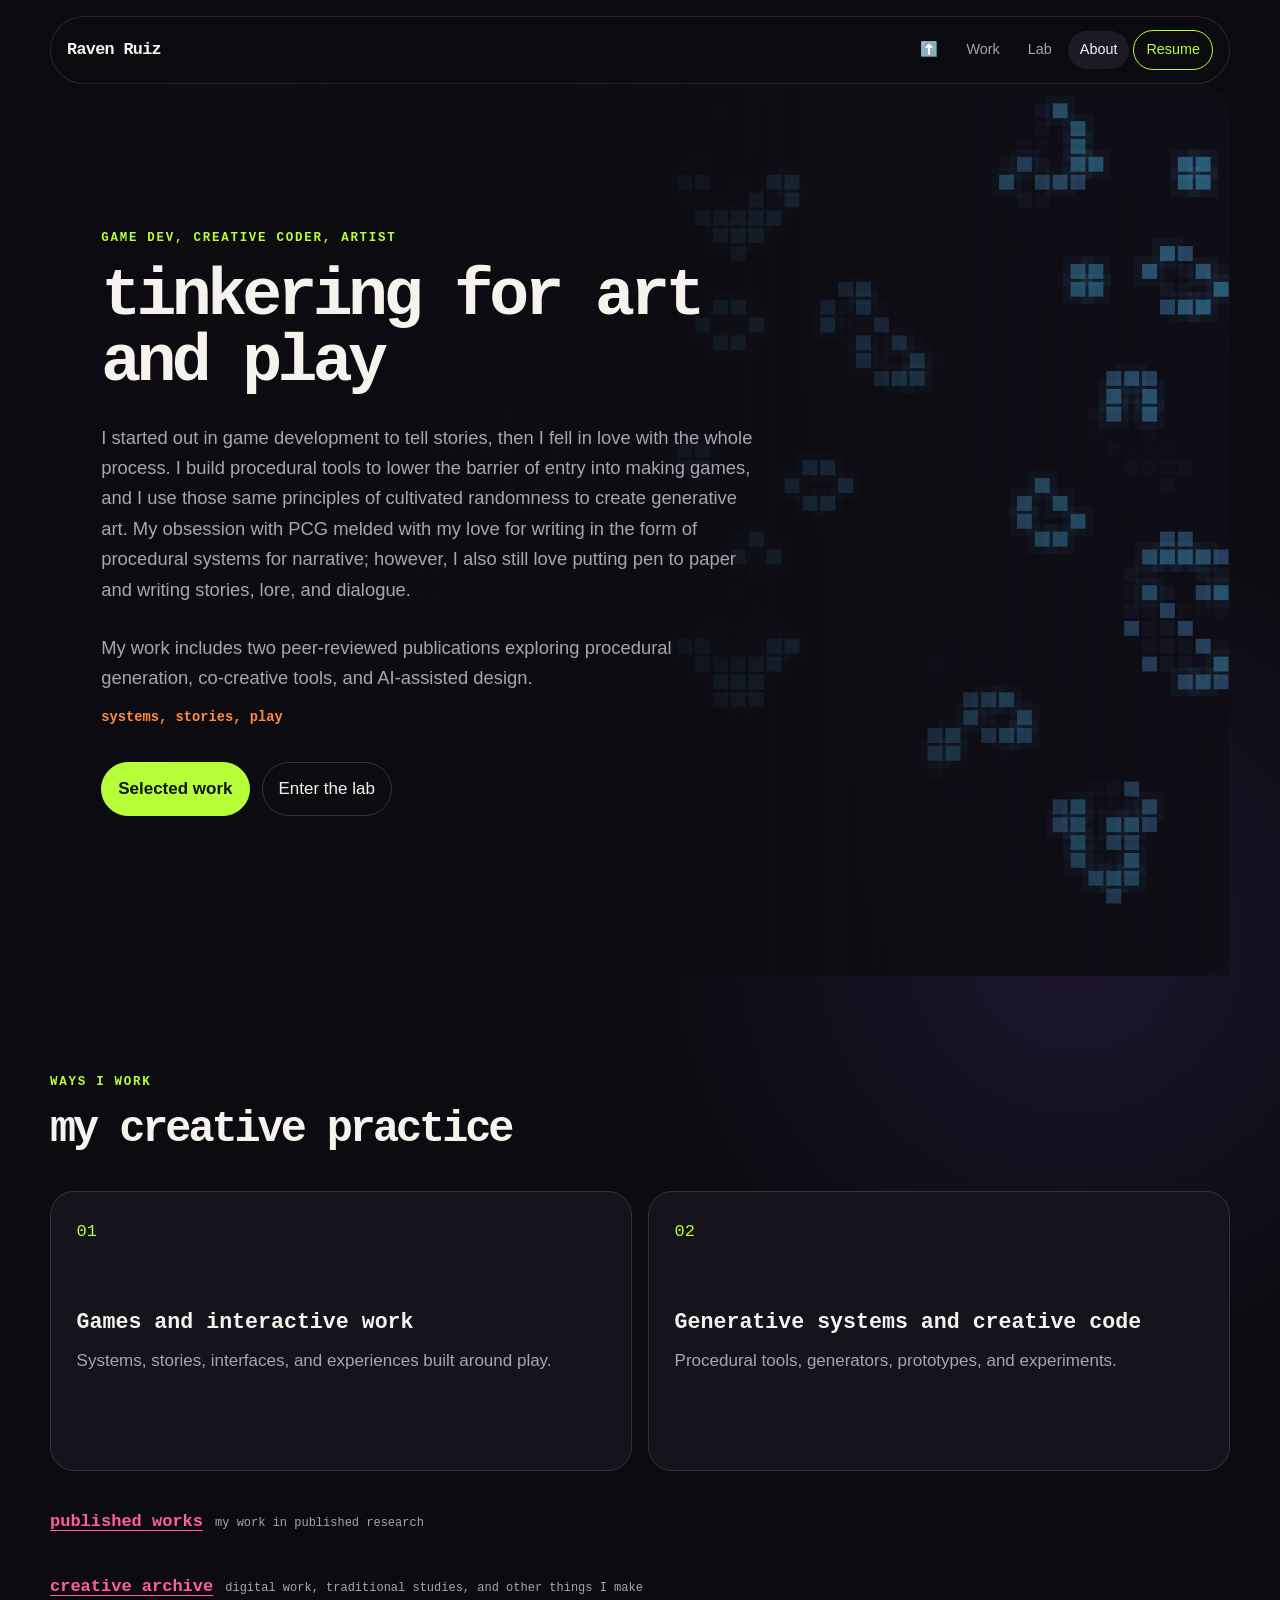
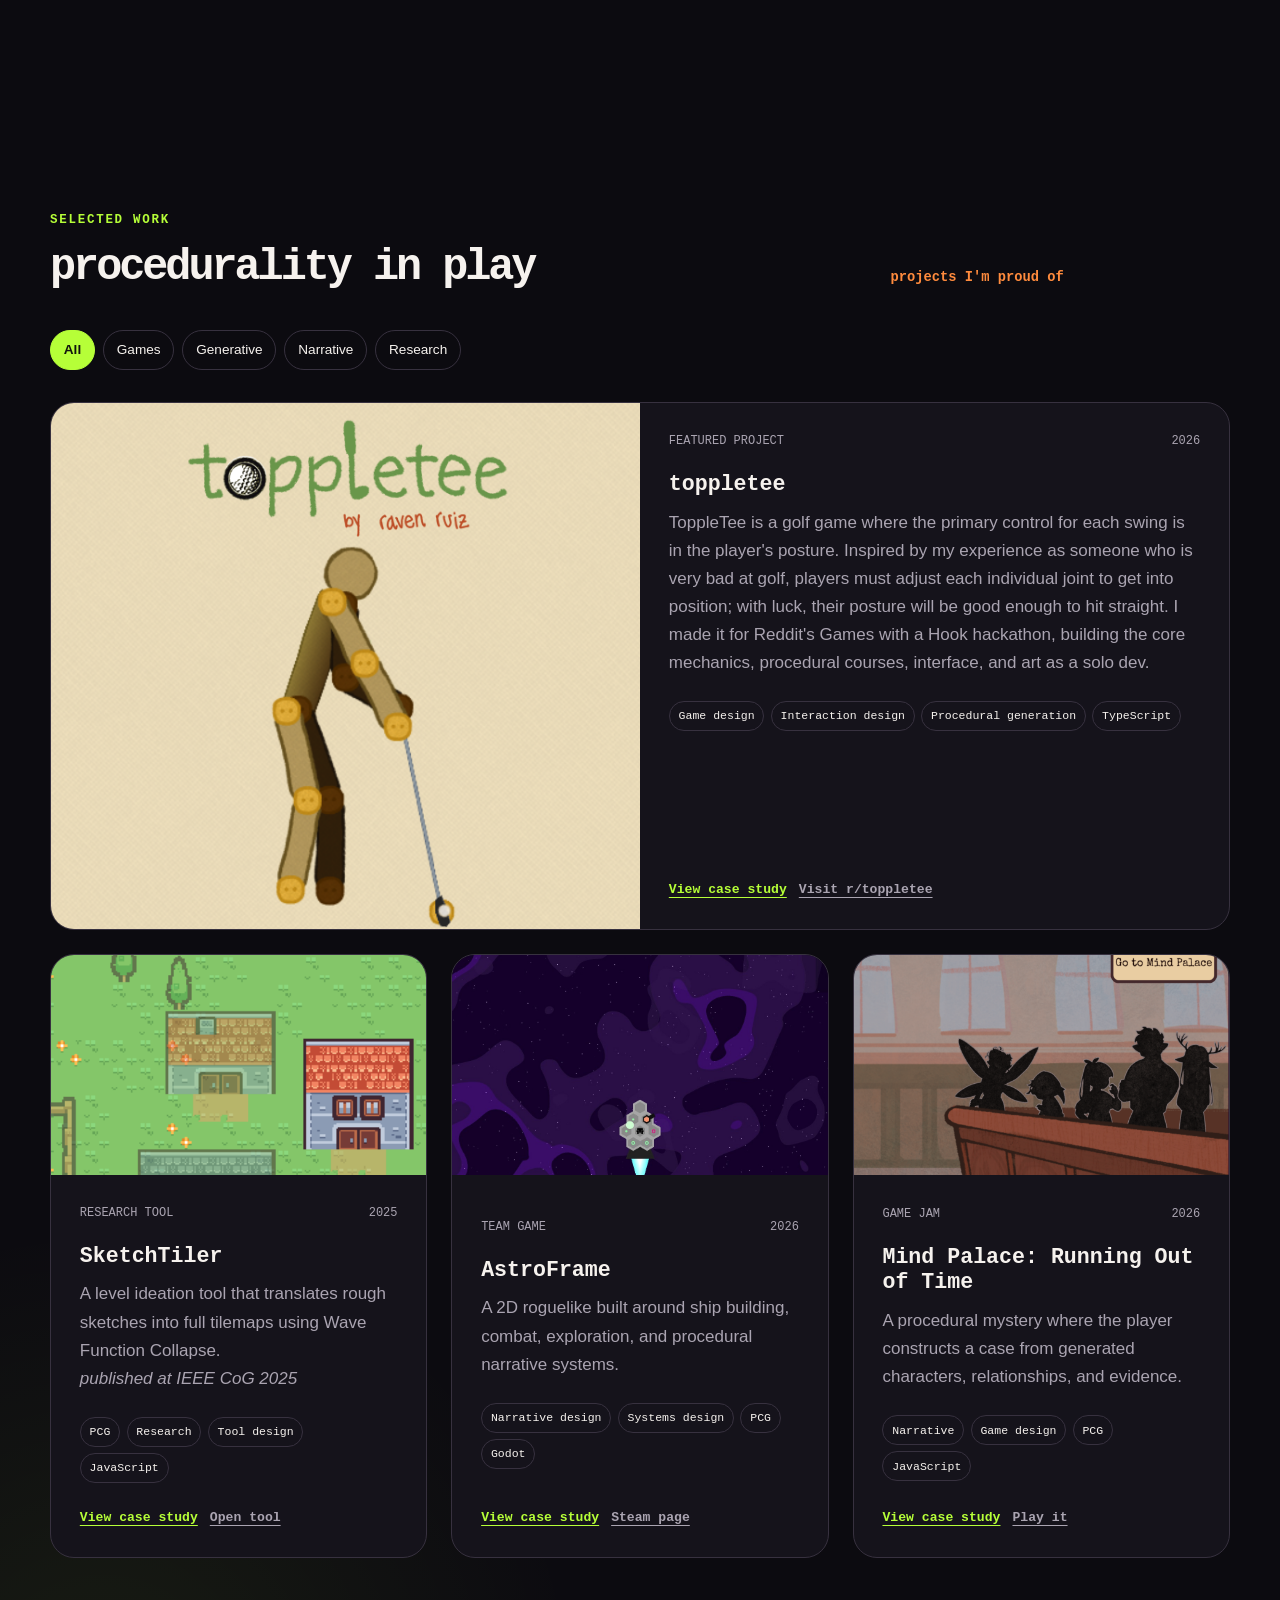
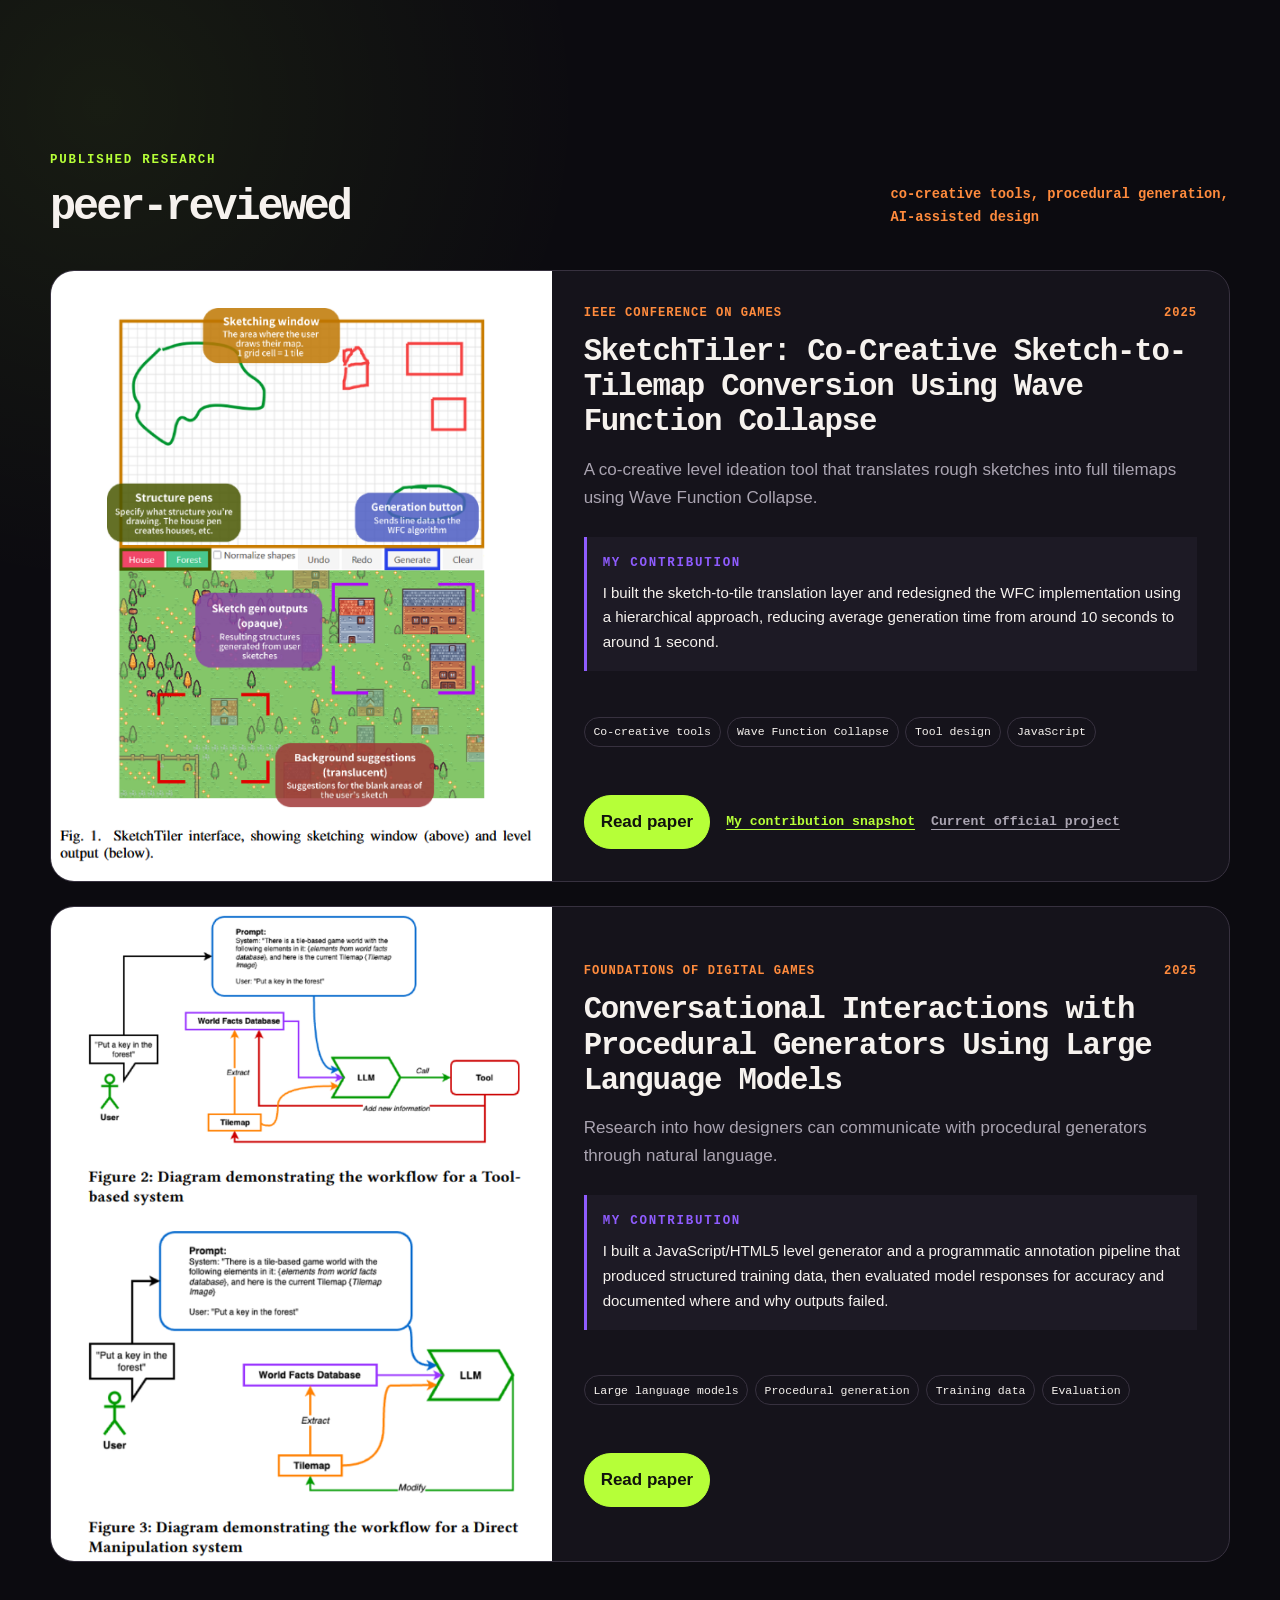
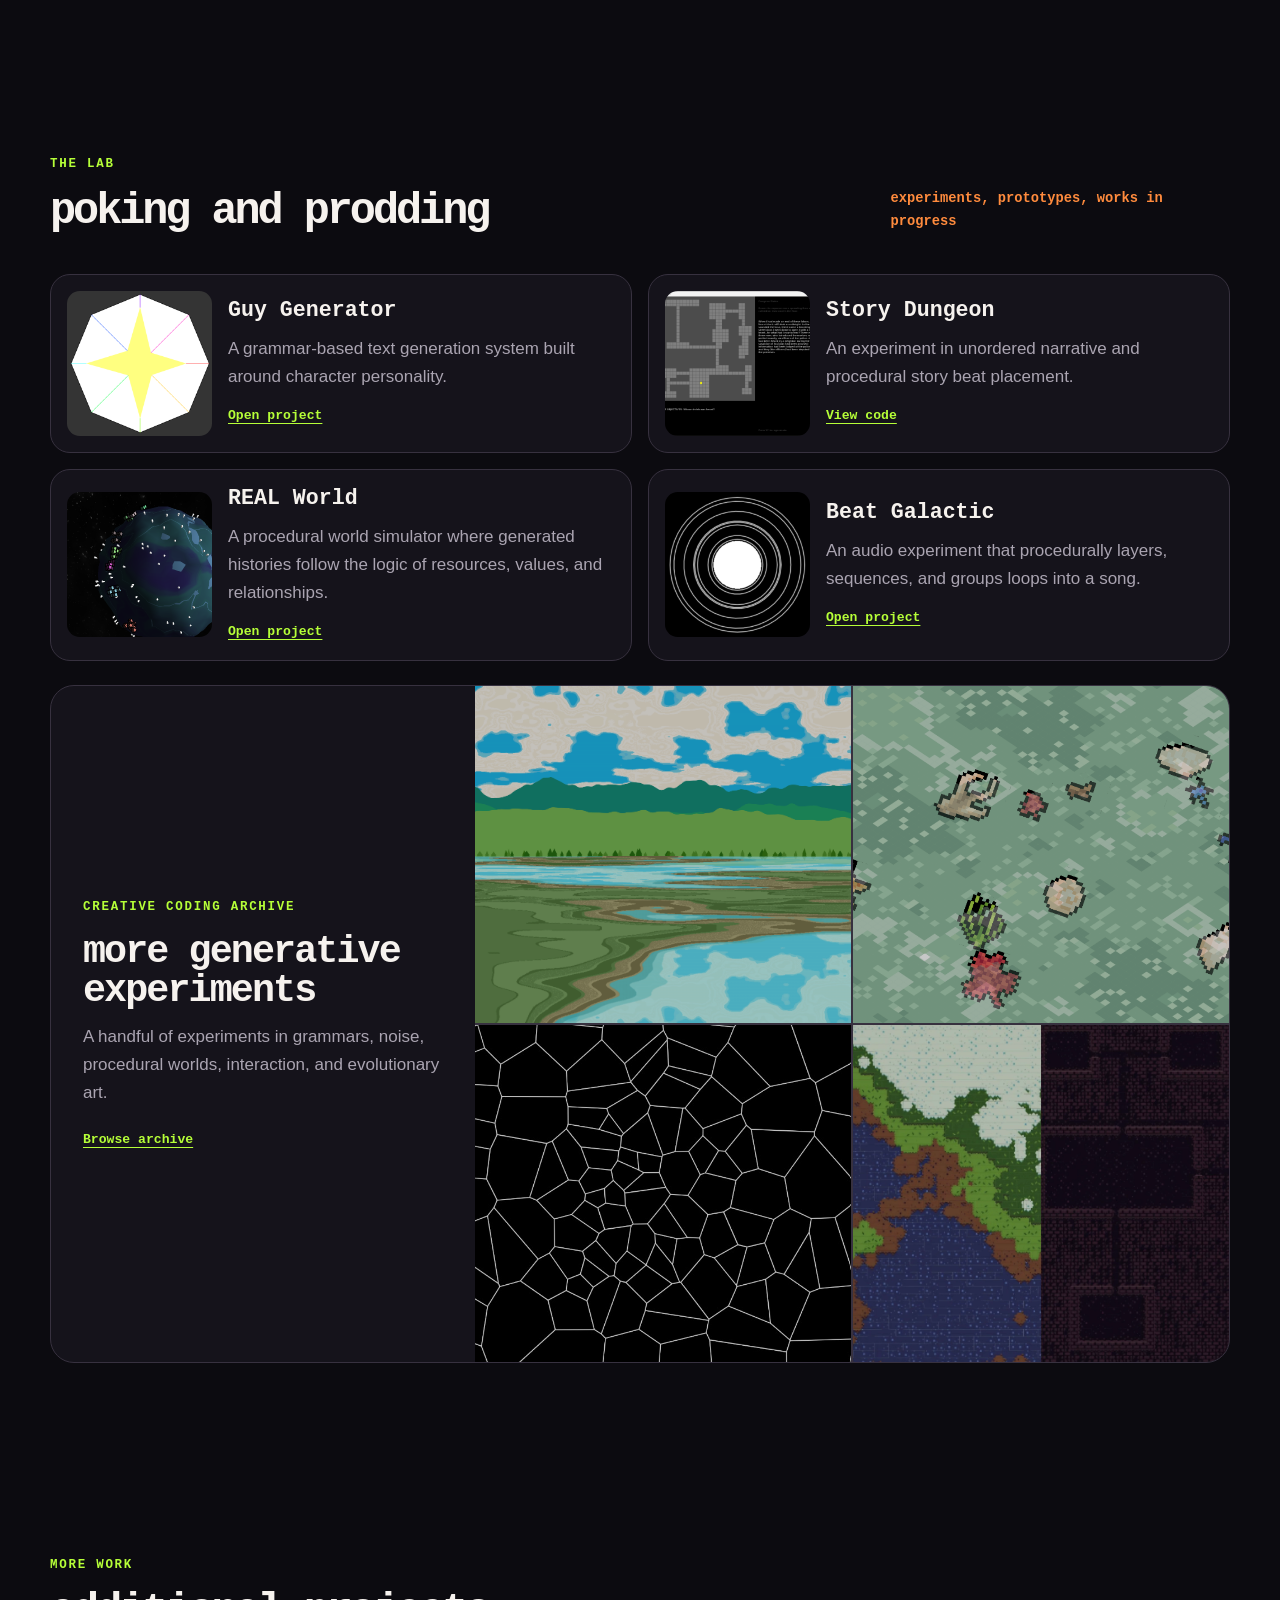
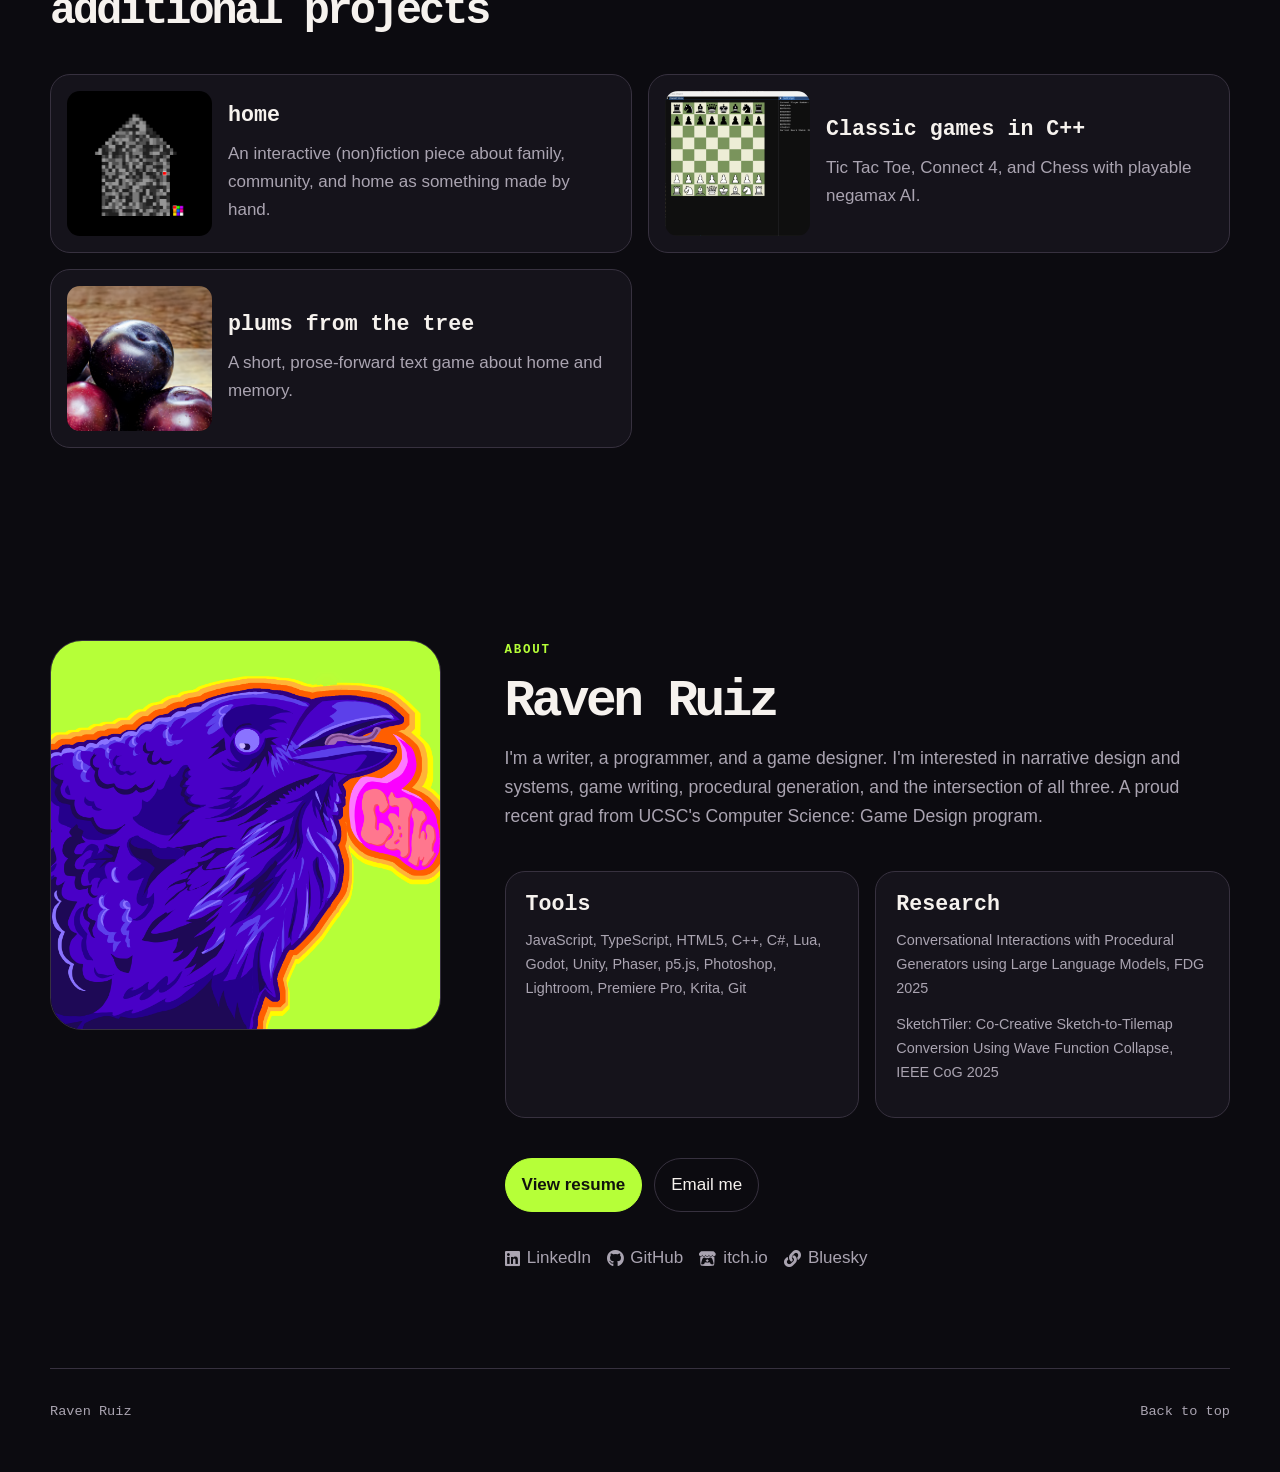
<file: index.html>
<!DOCTYPE HTML>
<html lang="en">
	<head>
		<title>Raven Ruiz | Games, Creative Code, and Digital Art</title>
		<meta charset="utf-8" />
		<meta name="viewport" content="width=device-width, initial-scale=1" />
		<meta name="description" content="Portfolio of Raven Ruiz, a game developer working across procedural generation, interactive storytelling, creative coding, and digital art." />
		<link rel="stylesheet" href="assets/css/fontawesome-all.min.css" />
		<link rel="stylesheet" href="assets/css/portfolio.css" />
	</head>
	<body>
		<header class="site-header">
			<a class="site-name" href="#top">Raven Ruiz</a>
			<button class="menu-button" type="button" aria-expanded="false" aria-controls="site-nav">
				<span>Menu</span>
			</button>
			<nav id="site-nav" aria-label="Primary navigation">
				<a href="#top">⬆️</a>
				<a href="#work">Work</a>
				<a href="#lab">Lab</a>
				<a href="#about">About</a>
				<a class="resume-link" href="resume.pdf" target="_blank" rel="noreferrer">Resume</a>
			</nav>
		</header>

		<main id="top">
			<section class="hero section">
				<div class="hero-copy">
					<p class="eyebrow">game dev, creative coder, artist</p>
					<h1>tinkering for art and play</h1>
					<p class="hero-intro">I started out in game development to tell stories, then I fell in love with the whole process. I build procedural tools to lower the barrier of entry into making games, and I use those same principles of cultivated randomness to create generative art. My obsession with PCG melded with my love for writing in the form of procedural systems for narrative; however, I also still love putting pen to paper and writing stories, lore, and dialogue.</p>
					<p class="hero-intro">My work includes two peer-reviewed publications exploring procedural generation, co-creative tools, and AI-assisted design.</p>
					<p class="placeholder-copy">systems, stories, play</p>
					<div class="hero-actions">
						<a class="button primary" href="#work">Selected work</a>
						<a class="button" href="#lab">Enter the lab</a>
					</div>
				</div>
				<div class="hero-visual" aria-hidden="true">
					<canvas id="hero-interaction"></canvas>
				</div>
			</section>

			<section class="section practice-section" aria-labelledby="practice-title">
				<div class="section-heading">
					<div>
						<p class="eyebrow">Ways I work</p>
						<h2 id="practice-title">my creative practice</h2>
					</div>
				</div>
				<div class="practice-grid">
					<a class="practice-card" href="#work">
						<span class="practice-number">01</span>
						<h3>Games and interactive work</h3>
						<p>Systems, stories, interfaces, and experiences built around play.</p>
					</a>
					<a class="practice-card" href="#lab">
						<span class="practice-number">02</span>
						<h3>Generative systems and creative code</h3>
						<p>Procedural tools, generators, prototypes, and experiments.</p>
					</a>
				</div>
				<p><a class="practice-secondary-link" href="#research">
					<span>published works</span>
					<small>my work in published research</small>
				</a></p>
				<p><a class="practice-secondary-link" href="archive.html">
					<span>creative archive</span>
					<small>digital work, traditional studies, and other things I make</small>
				</a></p>	
			</section>

			<section id="work" class="section work-section">
				<div class="section-heading">
					<div>
						<p class="eyebrow">Selected work</p>
						<h2>procedurality in play</h2>
					</div>
					<p class="section-note">projects I'm proud of</p>
				</div>

				<div class="filters" role="group" aria-label="Filter projects">
					<button type="button" class="filter-button active" data-filter="all">All</button>
					<button type="button" class="filter-button" data-filter="games">Games</button>
					<button type="button" class="filter-button" data-filter="generative">Generative</button>
					<button type="button" class="filter-button" data-filter="narrative">Narrative</button>
					<button type="button" class="filter-button" data-filter="research">Research</button>
				</div>

				<div class="featured-grid">
					<article class="project-card featured-project" data-categories="games generative design">
						<img class="project-media" src="images/topple.png" alt="toppletee golfer in position" />
						<div class="project-copy">
							<div class="project-meta">
								<span>Featured project</span>
								<span>2026</span>
							</div>
							<h3>toppletee</h3>
							<p>ToppleTee is a golf game where the primary control for each swing is in the player's posture. Inspired by my experience as someone who is very bad at golf, players must adjust each individual joint to get into position; with luck, their posture will be good enough to hit straight. I made it for Reddit's Games with a Hook hackathon, building the core mechanics, procedural courses, interface, and art as a solo dev.</p>
							<ul class="tag-list" aria-label="toppletee tags">
								<li>Game design</li>
								<li>Interaction design</li>
								<li>Procedural generation</li>
								<li>TypeScript</li>
							</ul>
							<div class="card-actions">
								<button class="text-button" type="button" data-dialog="toppletee-dialog">View case study</button>
								<a class="text-link muted" href="https://www.reddit.com/r/toppletee" target="_blank" rel="noopener noreferrer">Visit r/toppletee</a>
							</div>
						</div>
					</article>

					<article class="project-card" data-categories="generative research design">
						<img class="project-media" src="images/sketch.png" alt="SketchTiler interface translating a sketch into a tilemap" />
						<div class="project-copy">
							<div class="project-meta">
								<span>Research tool</span>
								<span>2025</span>
							</div>
							<h3>SketchTiler</h3>
							<p>A level ideation tool that translates rough sketches into full tilemaps using Wave Function Collapse.</p>
							<p><i>published at IEEE CoG 2025</i></p>
							<ul class="tag-list" aria-label="SketchTiler tags">
								<li>PCG</li>
								<li>Research</li>
								<li>Tool design</li>
								<li>JavaScript</li>
							</ul>
							<div class="card-actions">
								<button class="text-button" type="button" data-dialog="sketchtiler-dialog">View case study</button>
								<a class="text-link muted" href="https://corvuscorae.github.io/SketchTilerWFC/" target="_blank" rel="noreferrer">Open tool</a>
							</div>
						</div>
					</article>

					<article class="project-card" data-categories="games narrative generative design">
						<img class="project-media" src="images/astroframe.jpg" alt="AstroFrame game artwork" />
						<div class="project-copy">
							<div class="project-meta">
								<span>Team game</span>
								<span>2026</span>
							</div>
							<h3>AstroFrame</h3>
							<p>A 2D roguelike built around ship building, combat, exploration, and procedural narrative systems.</p>
							<ul class="tag-list" aria-label="AstroFrame tags">
								<li>Narrative design</li>
								<li>Systems design</li>
								<li>PCG</li>
								<li>Godot</li>
							</ul>
							<div class="card-actions">
								<button class="text-button" type="button" data-dialog="astroframe-dialog">View case study</button>
								<a class="text-link muted" href="https://store.steampowered.com/app/4420390/AstroFrame/" target="_blank" rel="noreferrer">Steam page</a>
							</div>
						</div>
					</article>

					<article class="project-card" data-categories="games narrative generative design">
						<img class="project-media" src="images/mproot.png" alt="Mind Palace game interface" />
						<div class="project-copy">
							<div class="project-meta">
								<span>Game jam</span>
								<span>2026</span>
							</div>
							<h3>Mind Palace: Running Out of Time</h3>
							<p>A procedural mystery where the player constructs a case from generated characters, relationships, and evidence.</p>
							<ul class="tag-list" aria-label="Mind Palace tags">
								<li>Narrative</li>
								<li>Game design</li>
								<li>PCG</li>
								<li>JavaScript</li>
							</ul>
							<div class="card-actions">
								<button class="text-button" type="button" data-dialog="mind-palace-dialog">View case study</button>
								<a class="text-link muted" href="https://corvuscorae.itch.io/mind-palace-running-out-of-time" target="_blank" rel="noreferrer">Play it</a>
							</div>
						</div>
					</article>
				</div>
			</section>

			<section id="research" class="section research-section">
				<div class="section-heading">
					<div>
						<p class="eyebrow">published research</p>
						<h2>peer-reviewed</h2>
					</div>
					<p class="section-note">co-creative tools, procedural generation, AI-assisted design</p>
				</div>

				<div class="research-grid">
					<article class="research-card">
						<div class="research-media-wrap">
							<img class="research-media" src="images/st_pub.png" />
						</div>
						<div class="research-copy">
							<div class="research-meta">
								<span>IEEE Conference on Games</span>
								<span>2025</span>
							</div>
							<h3>SketchTiler: Co-Creative Sketch-to-Tilemap Conversion Using Wave Function Collapse</h3>
							<p>A co-creative level ideation tool that translates rough sketches into full tilemaps using Wave Function Collapse.</p>
							<div class="research-contribution">
								<p class="eyebrow">my contribution</p>
								<p>I built the sketch-to-tile translation layer and redesigned the WFC implementation using a hierarchical approach, reducing average generation time from around 10 seconds to around 1 second.</p>
							</div>
							<ul class="tag-list" aria-label="SketchTiler research tags">
								<li>Co-creative tools</li>
								<li>Wave Function Collapse</li>
								<li>Tool design</li>
								<li>JavaScript</li>
							</ul>
							<div class="research-actions">
								<a class="button primary" href="https://ieeexplore.ieee.org/document/11114168" target="_blank" rel="noreferrer">Read paper</a>
								<a class="text-link" href="https://corvuscorae.github.io/SketchTilerWFC/" target="_blank" rel="noreferrer">My contribution snapshot</a>
								<a class="text-link muted" href="https://github.com/Ericcccccai/SketchTiler" target="_blank" rel="noreferrer">Current official project</a>
							</div>
						</div>
					</article>

					<article class="research-card">
						<div class="research-media-wrap">
							<img class="research-media" src="images/convos.png" />
						</div>
						<div class="research-copy">
							<div class="research-meta">
								<span>Foundations of Digital Games</span>
								<span>2025</span>
							</div>
							<h3>Conversational Interactions with Procedural Generators Using Large Language Models</h3>
							<p>Research into how designers can communicate with procedural generators through natural language.</p>
							<div class="research-contribution">
								<p class="eyebrow">my contribution</p>
								<p>I built a JavaScript/HTML5 level generator and a programmatic annotation pipeline that produced structured training data, then evaluated model responses for accuracy and documented where and why outputs failed.</p>
							</div>
							<ul class="tag-list" aria-label="Conversational procedural generation research tags">
								<li>Large language models</li>
								<li>Procedural generation</li>
								<li>Training data</li>
								<li>Evaluation</li>
							</ul>
							<div class="research-actions">
								<a class="button primary" href="https://doi.org/10.1145/3723498.3723788" target="_blank" rel="noreferrer">Read paper</a>
							</div>
						</div>
					</article>
				</div>
			</section>

			<section id="lab" class="section lab-section">
				<div class="section-heading">
					<div>
						<p class="eyebrow">The lab</p>
						<h2>poking and prodding</h2>
					</div>
					<p class="section-note">experiments, prototypes, works in progress</p>
				</div>

				<div class="experiment-grid">
					<article class="experiment-card">
						<img src="images/guy_gen.png" alt="Guy Generator interface" />
						<div>
							<h3>Guy Generator</h3>
							<p>A grammar-based text generation system built around character personality.</p>
							<a class="text-link" href="https://corvuscorae.github.io/guy_generator/" target="_blank" rel="noreferrer">Open project</a>
						</div>
					</article>
					<article class="experiment-card">
						<img src="images/dungeon.png" alt="Story Dungeon prototype" />
						<div>
							<h3>Story Dungeon</h3>
							<p>An experiment in unordered narrative and procedural story beat placement.</p>
							<a class="text-link" href="https://github.com/corvuscorae/story-dungeon" target="_blank" rel="noreferrer">View code</a>
						</div>
					</article>
					<article class="experiment-card">
						<img src="images/real.png" alt="REAL World procedural world simulator" />
						<div>
							<h3>REAL World</h3>
							<p>A procedural world simulator where generated histories follow the logic of resources, values, and relationships.</p>
							<a class="text-link" href="https://llwatkin.github.io/final-project/" target="_blank" rel="noreferrer">Open project</a>
						</div>
					</article>
					<article class="experiment-card">
						<img src="images/beats.png" alt="Beat Galactic procedural audio project" />
						<div>
							<h3>Beat Galactic</h3>
							<p>An audio experiment that procedurally layers, sequences, and groups loops into a song.</p>
							<a class="text-link" href="https://corvuscorae.itch.io/beat-galactic" target="_blank" rel="noreferrer">Open project</a>
						</div>
					</article>
				</div>
				<a class="creative-code-archive-preview" href="creative-code.html">
					<div class="creative-code-archive-preview-copy">
						<p class="eyebrow">creative coding archive</p>
						<h3>more generative experiments</h3>
						<p>A handful of experiments in grammars, noise, procedural worlds, interaction, and evolutionary art.</p>
						<span class="text-link">Browse archive</span>
					</div>
					<div class="creative-code-archive-preview-images" aria-hidden="true">
						<img src="images/creative-code-wetlands.png" alt="" />
						<img src="images/creative-code-ocean.png" alt="" />
						<img src="images/creative-code-web.jpg" alt="" />
						<img src="images/creative-code-dungeon.jpg" alt="" />
					</div>
				</a>
			</section>


			<section class="section archive-section">
				<div class="section-heading">
					<div>
						<p class="eyebrow">More work</p>
						<h2>additional projects</h2>
					</div>
				</div>
				<div class="archive-grid">
					<a class="archive-card" href="https://corvuscorae.itch.io/home" target="_blank" rel="noreferrer">
						<img src="images/home.png" alt="home game tile art" />
						<div><h3>home</h3><p>An interactive (non)fiction piece about family, community, and home as something made by hand.</p></div>
					</a>
					<a class="archive-card" href="https://github.com/corvuscorae/chess-123" target="_blank" rel="noreferrer">
						<img src="images/chess.png" alt="Chess game built in C++" />
						<div><h3>Classic games in C++</h3><p>Tic Tac Toe, Connect 4, and Chess with playable negamax AI.</p></div>
					</a>
					<a class="archive-card" href="https://corvuscorae.itch.io/plums" target="_blank" rel="noreferrer">
						<img src="images/plums.png" alt="plums from the tree text game" />
						<div><h3>plums from the tree</h3><p>A short, prose-forward text game about home and memory.</p></div>
					</a>
				</div>
			</section>

			<section id="about" class="section about-section">
				<div class="about-image-wrap">
					<img src="images/raven_B.png" alt="Portrait of Raven Ruiz" />
				</div>
				<div class="about-copy">
					<p class="eyebrow">About</p>
					<h2>Raven Ruiz</h2>
					<p>I'm a writer, a programmer, and a game designer. I'm interested in narrative design and systems, game writing, procedural generation, and the intersection of all three. A proud recent grad from UCSC's Computer Science: Game Design program.</p>
					<!-- <p class="placeholder-copy">[ABOUT ME SECTION: ADD PERSONAL CONTEXT, YOUR CREATIVE INTERESTS, AND WHAT YOU ARE LOOKING FOR NEXT]</p> -->
					<div class="about-details">
						<div>
							<h3>Tools</h3>
							<p>JavaScript, TypeScript, HTML5, C++, C#, Lua, Godot, Unity, Phaser, p5.js, Photoshop, Lightroom, Premiere Pro, Krita, Git</p>
						</div>
						<div>
							<h3>Research</h3>
							<p>Conversational Interactions with Procedural Generators using Large Language Models, FDG 2025</p>
							<p>SketchTiler: Co-Creative Sketch-to-Tilemap Conversion Using Wave Function Collapse, IEEE CoG 2025</p>
						</div>
					</div>
					<div class="about-actions">
						<a class="button primary" href="resume.pdf" target="_blank" rel="noreferrer">View resume</a>
						<a class="button" href="mailto:ravencruzruiz@gmail.com">Email me</a>
					</div>
					<ul class="social-links" aria-label="Social links">
						<li><a href="https://www.linkedin.com/in/ravenlcruz/" target="_blank" rel="noreferrer"><span class="fab fa-linkedin" aria-hidden="true"></span><span>LinkedIn</span></a></li>
						<li><a href="https://github.com/corvuscorae" target="_blank" rel="noreferrer"><span class="fab fa-github" aria-hidden="true"></span><span>GitHub</span></a></li>
						<li><a href="https://corvuscorae.itch.io/" target="_blank" rel="noreferrer"><span class="fab fa-itch-io" aria-hidden="true"></span><span>itch.io</span></a></li>
						<li><a href="https://bsky.app/profile/corvuscorae.bsky.social" target="_blank" rel="noreferrer"><span class="fas fa-link" aria-hidden="true"></span><span>Bluesky</span></a></li>
					</ul>
				</div>
			</section>
		</main>

		<footer class="site-footer">
			<p>Raven Ruiz</p>
			<a href="#top">Back to top</a>
		</footer>

		<dialog id="toppletee-dialog" class="project-dialog">
			<button class="dialog-close" type="button" aria-label="Close case study">Close</button>
			<div class="dialog-layout">
				<img class="dialog-media image-media" src="images/topple.png" alt="ToppleTee golfer adjusting their posture" />
				<div>
					<p class="eyebrow">toppletee</p>
					<h2>making golf difficult in all the wrong ways</h2>
					<p>ToppleTee is a golf game where the golfer's entire body becomes the controller. Instead of just choosing a direction and stopping a power meter of some kind, players adjust individual joints, select a club, aim, and hope their posture is good enough to send the ball where they intended. Just like when I play golf IRL.</p>
					<h3>The idea</h3>
					<p>I came up with ToppleTee after repeatedly failing to hit a decent drive while my wife tried to correct my posture. Most golf games remove that physical frustration, so I wondered what would happen if a game made it the central mechanic. Every small adjustment to the golfer's knees, shoulders, elbows, and hands affects the resulting shot.</p>
					<h3>What I did</h3>
					<p>I designed and developed ToppleTee as a solo project for Reddit's Games with a Hook hackathon. I built the posture and swing systems, procedural course generation, ball physics, club behavior, daily and practice modes, interface, art, and Reddit Devvit integration.</p>
					<h3>Design process</h3>
					<p>The central challenge was translating joint positions into ball physics in a learnable way, while still balancing frustration with fun. Each club uses its own ideal posture profile, while the game evaluates the player's pose and translates its mistakes into changes in distance, accuracy, and shot shape. Feedback after each swing helps the player understand which part of their posture had the greatest effect.</p>
					<h3>Reflection</h3>
					<p>ToppleTee taught me how much iteration it takes to make intentional frustration feel playful. The most successful moments happen when a shot goes terribly wrong for a reason the player can recognize, followed by the brief triumph of finally getting everything to line up.</p>
					<div class="card-actions">
						<a class="button primary" href="https://www.reddit.com/r/toppletee" target="_blank" rel="noopener noreferrer">Play on Reddit</a>
					</div>
				</div>
			</div>
		</dialog>

		<dialog id="sketchtiler-dialog" class="project-dialog">
			<button class="dialog-close" type="button" aria-label="Close case study">Close</button>
			<div class="dialog-layout">
				<img class="dialog-media image-media" src="images/sketch.png" alt="SketchTiler interface" />
				<div>
					<p class="eyebrow">SketchTiler</p>
					<h2>Co-creative sketch-to-tilemap generation</h2>
					<p>A level ideation tool designed to lower the barrier to entry for tile-based level design. Users sketch a rough layout, and the tool translates that sketch into a full tilemap using Wave Function Collapse.</p>
					<h3>What I did</h3>
					<p>I handled the translation layer from sketch data to tile data, and redesigned the WFC algorithm using a hierarchical approach, bringing generation time down from around 10 seconds to under 1.</p>
					<h3>Design goal</h3>
					<p>The goal was to make the ideation phase faster and more intuitive, especially for designers who aren't already fluent in tile-based level design.</p>
					<!-- <p class="placeholder-copy">[ADD PROCESS IMAGES, EARLY VERSIONS, USER FLOW, AND A SHORT REFLECTION]</p> -->
				</div>
			</div>
		</dialog>

		<dialog id="astroframe-dialog" class="project-dialog">
			<button class="dialog-close" type="button" aria-label="Close case study">Close</button>
			<div class="dialog-layout">
				<img class="dialog-media image-media" src="images/astroframe.jpg" alt="AstroFrame artwork" />
				<div>
					<p class="eyebrow">AstroFrame</p>
					<h2>A roguelike built around ship building, combat, and exploration.</h2>
					<p>AstroFrame is a 2D roguelike built in Godot around ship building, combat, and exploration. As design lead, I architected spreadsheet-driven data pipelines to manage game state and balance, keeping the full system legible and iterable without touching engine code.</p>
					<h3>Narrative and systems</h3>
					<p>As narrative lead, I wrote the world's history from the ground up, including faction lore, characters, and the stories that give the universe texture. I also worked on the roguelike side, designing randomization systems that keep runs feeling fresh.</p>
					<!-- <p class="placeholder-copy">[UPDATE THE PROJECT STATUS, TEAM SIZE, FINAL RESPONSIBILITIES, AND CURRENT RELEASE INFORMATION]</p> -->
				</div>
			</div>
		</dialog>

		<dialog id="mind-palace-dialog" class="project-dialog">
			<button class="dialog-close" type="button" aria-label="Close case study">Close</button>
			<div class="dialog-layout">
				<img class="dialog-media image-media" src="images/mproot.png" alt="Mind Palace interface" />
				<div>
					<p class="eyebrow">Mind Palace: Running Out of Time</p>
					<h2>A procedural mystery with no fixed truth.</h2>
					<p>A game jam project tackling one of the harder problems in procedural generation: the mystery. Inspired by the failures of real-world criminal justice, where innocence and guilt aren't always what determine a verdict, the game casts the player as a lawyer who constructs a case from whatever evidence they find.</p>
					<h3>Generated evidence</h3>
					<p>Characters are generated with interests, jobs, and relationships, then assigned roles that shape what evidence exists to be discovered. A job might place someone at a scene; a relationship might become a motive.</p>
					<h3>Design outcome</h3>
					<p>Despite the difficulty in crafting a procedural mystery, I count the player's agency as one of our design wins; the truth is yours to make.</p>
					<!-- <p class="placeholder-copy">[ADD YOUR SPECIFIC ROLE, TEAM SIZE, JAM CONSTRAINTS, AND WHAT YOU LEARNED]</p> -->
				</div>
			</div>
		</dialog>

		<script src="assets/js/portfolio.js"></script>
	</body>
</html>
</file>
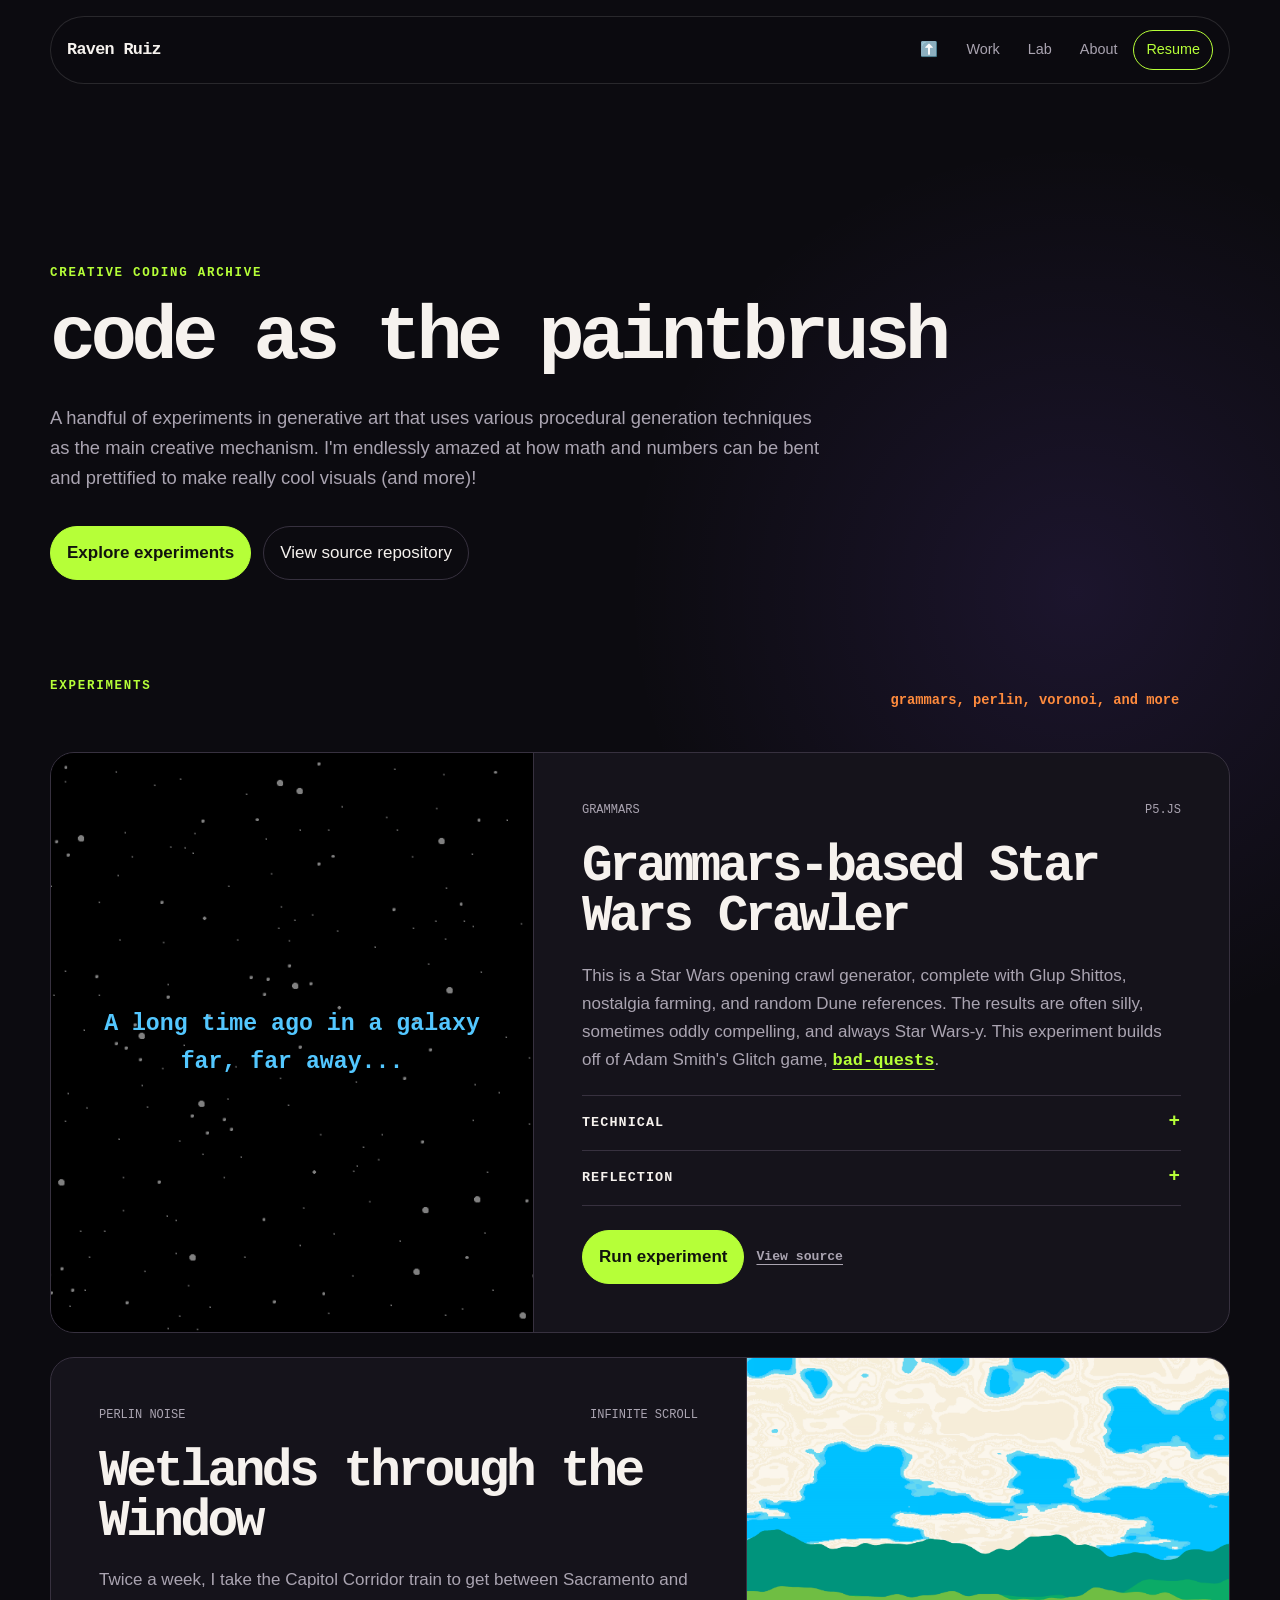
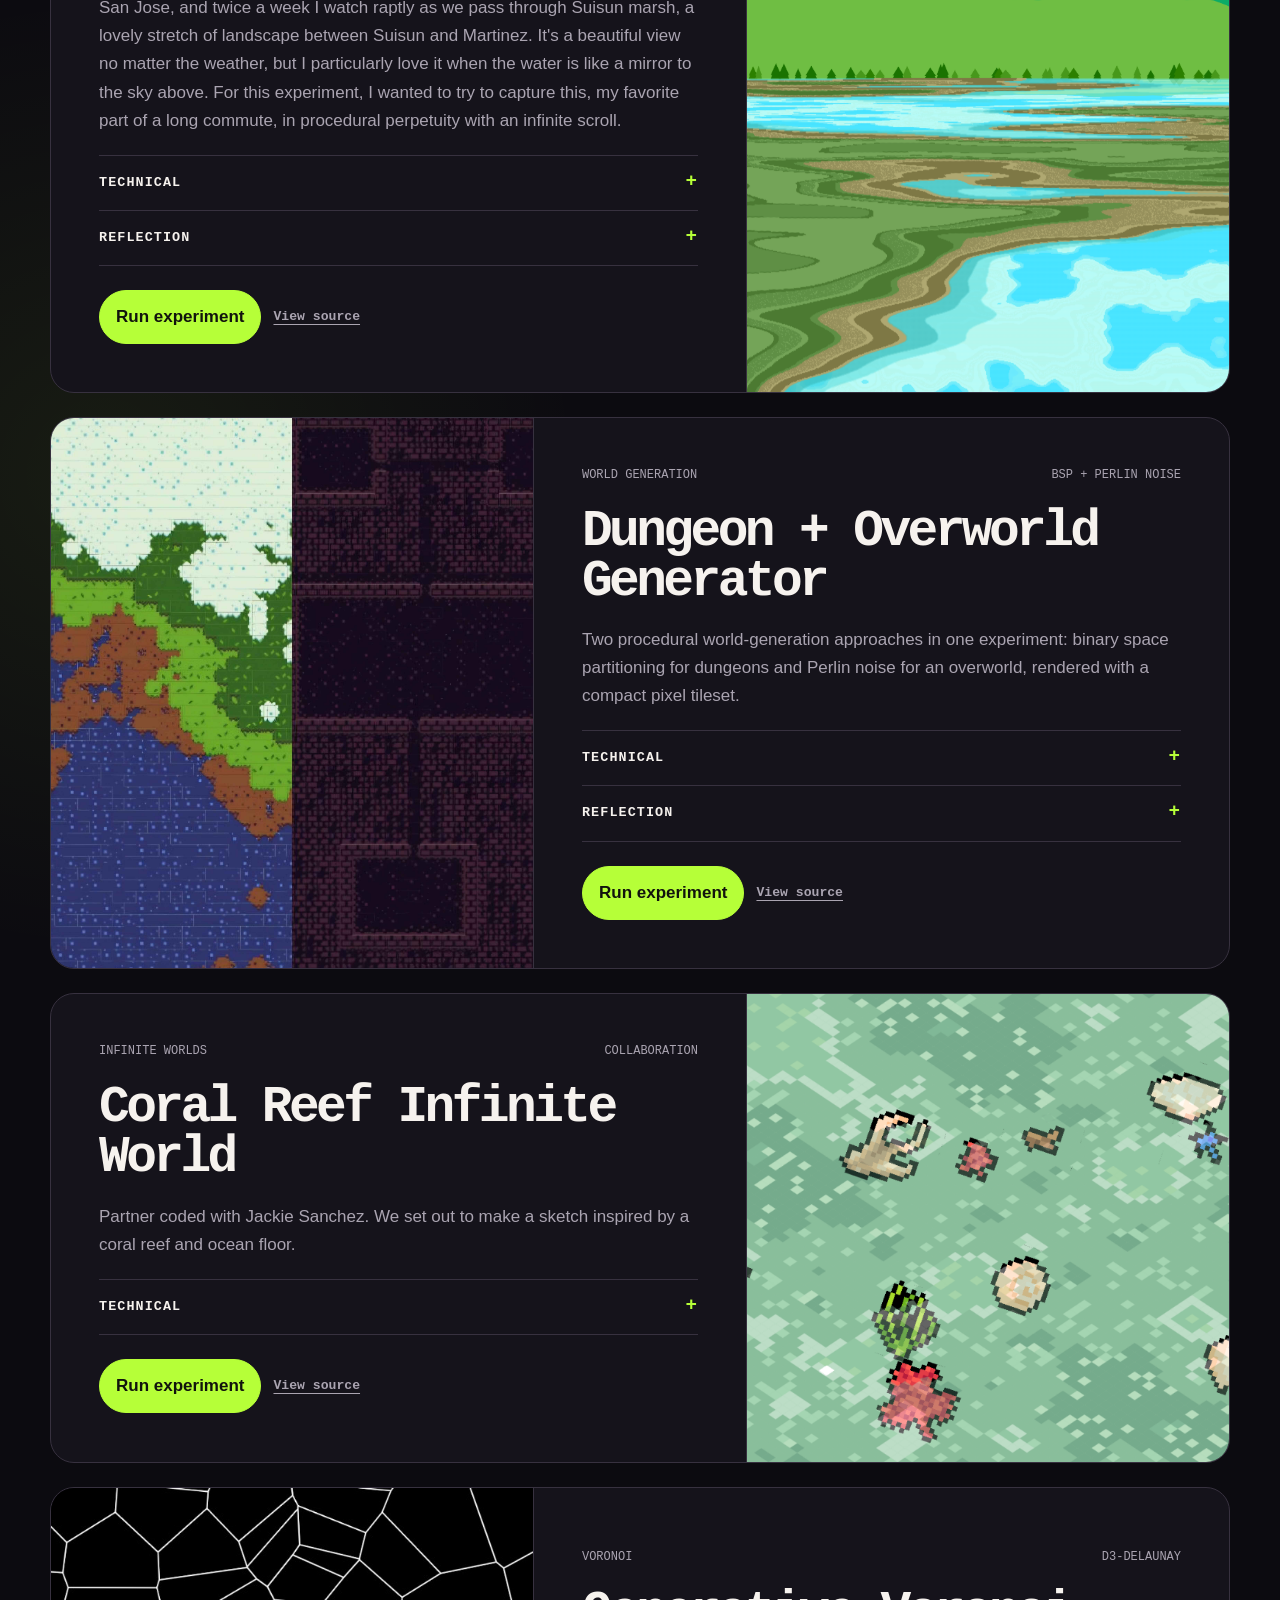
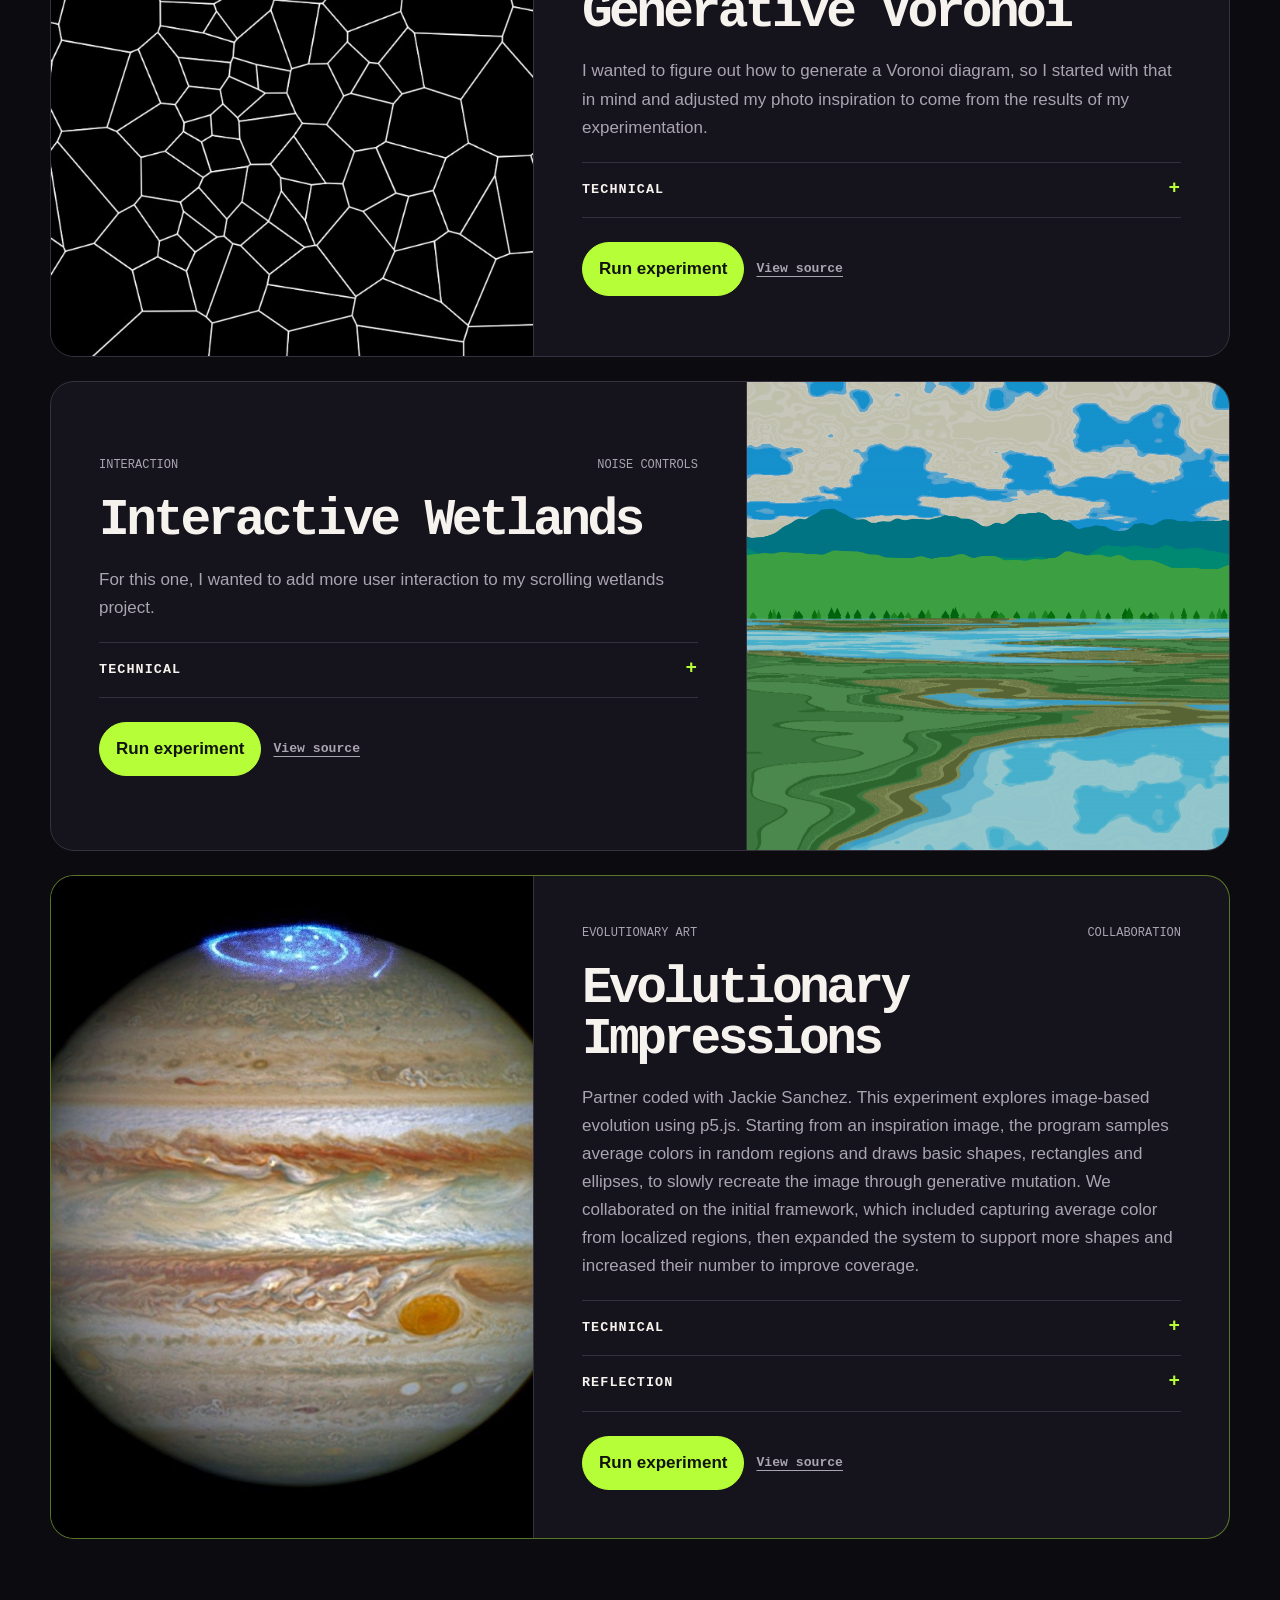
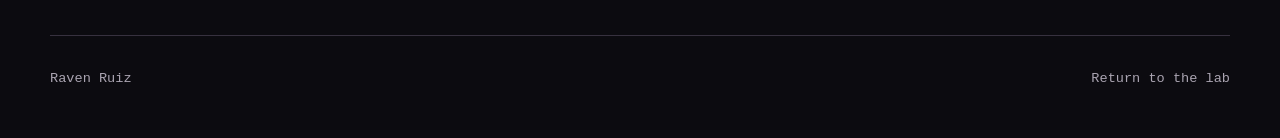
<file: creative-code.html>
<!DOCTYPE HTML>
<html lang="en">
	<head>
		<title>Creative Coding Archive | Raven Ruiz</title>
		<meta charset="utf-8" />
		<meta name="viewport" content="width=device-width, initial-scale=1" />
		<meta name="description" content="Creative coding and generative art experiments by Raven Ruiz." />
		<link rel="stylesheet" href="assets/css/fontawesome-all.min.css" />
		<link rel="stylesheet" href="assets/css/portfolio.css" />
	</head>
	<body>
		<header class="site-header">
			<a class="site-name" href="index.html">Raven Ruiz</a>
			<button class="menu-button" type="button" aria-expanded="false" aria-controls="site-nav">
				<span>Menu</span>
			</button>
			<nav id="site-nav" aria-label="Primary navigation">
				<a href="index.html">⬆️</a>
				<a href="index.html#work">Work</a>
				<a href="index.html#lab">Lab</a>
				<a href="index.html#about">About</a>
				<a class="resume-link" href="resume.pdf" target="_blank" rel="noreferrer">Resume</a>
			</nav>
		</header>

		<main id="top">
			<section class="section creative-code-hero">
				<p class="eyebrow">creative coding archive</p>
				<h1>code as the paintbrush</h1>
				<p class="hero-intro">A handful of experiments in generative art that uses various procedural generation techniques as the main creative mechanism. I'm endlessly amazed at how math and numbers can be bent and prettified to make really cool visuals (and more)!</p>
				<div class="hero-actions">
					<a class="button primary" href="#experiments">Explore experiments</a>
					<a class="button" href="https://github.com/corvuscorae/creativecoding" target="_blank" rel="noreferrer">View source repository</a>
				</div>
			</section>

			<section id="experiments" class="section creative-code-section">
				<div class="section-heading">
					<div>
						<p class="eyebrow">experiments</p>
					</div>
					<p class="section-note">grammars, perlin, voronoi, and more</p>
				</div>

				<div class="creative-code-list">
					<article id="grammar-crawler" class="creative-code-entry">
						<div class="creative-code-entry-media creative-code-media-stars">
							<img src="images/bgStars.png" />
						</div>
						<div class="creative-code-entry-copy">
							<div class="project-meta">
								<span>grammars</span>
								<span>p5.js</span>
							</div>
							<h2>Grammars-based Star Wars Crawler</h2>
							<p>This is a Star Wars opening crawl generator, complete with Glup Shittos, nostalgia farming, and random Dune references. The results are often silly, sometimes oddly compelling, and always Star Wars-y. This experiment builds off of Adam Smith's Glitch game, <a class="text-link" href="https://glitch.com/~bad-quests" target="_blank" rel="noreferrer">bad-quests</a>.</p>
							<details class="creative-code-details">
								<summary>Technical</summary>
								<div class="creative-code-details-copy">
									<p>For the text of the main body, this generator uses a template based on <i>A New Hope</i>'s opening crawl, and for the titles, it randomly chooses a template from an array of templates modeled after the nine films' titles.</p>
									<p>The generator uses a <tt>replacer()</tt> function to randomly fill dynamic slots with words from a <tt>filler()</tt> bank. For static slots, the generator uses a <tt>setter()</tt> function with an additional map check so repeated names, factions, and pronouns stay consistent throughout a generated crawl.</p>
									<p>Title generation uses the same core functions, then checks the word count and may prepend "THE" so the results better resemble the naming patterns of the films. The crawl animation itself uses p5.js transforms to tilt, translate, and raise the generated text.</p>
								</div>
							</details>
							<details class="creative-code-details">
								<summary>Reflection</summary>
								<div class="creative-code-details-copy">
									<p>This was my first time working with grammars, and for such a simple concept I found myself getting really excited about the potency of grammars-based generation. I'm happy with the variety of outputs, and I think that, due to the OOP-ness of the generator itself, it will be easy to expand the generator to further increase the variety of outputs.</p>
									<p>One thing that irks me about the generator is that it can sometimes feel a bit too random. I'd prefer it if things like the galaxy's starting state and end state felt more related. A next iteration could use mappings or sub-keys to guide output more precisely, along with synonym handling for repeated static slots.</p>
									<p>Lastly, I'd like to add a star field, film grain, and generative music to get this thing Star Wars-maxxed.</p>
								</div>
							</details>
							<div class="card-actions creative-code-actions">
								<button class="button primary creative-code-run-button" type="button" data-experiment-url="creative-code-runners/experiment1.html" data-experiment="experiment1">Run experiment</button>
								<a class="text-link muted" href="https://github.com/corvuscorae/creativecoding/tree/master/experiment1" target="_blank" rel="noreferrer">View source</a>
							</div>
						</div>
					</article>

					<article id="wetlands" class="creative-code-entry creative-code-entry-reverse">
						<div class="creative-code-entry-media">
							<img src="images/creative-code-wetlands.png" />
						</div>
						<div class="creative-code-entry-copy">
							<div class="project-meta">
								<span>perlin noise</span>
								<span>infinite scroll</span>
							</div>
							<h2>Wetlands through the Window</h2>
							<p>Twice a week, I take the Capitol Corridor train to get between Sacramento and San Jose, and twice a week I watch raptly as we pass through Suisun marsh, a lovely stretch of landscape between Suisun and Martinez. It's a beautiful view no matter the weather, but I particularly love it when the water is like a mirror to the sky above. For this experiment, I wanted to try to capture this, my favorite part of a long commute, in procedural perpetuity with an infinite scroll.</p>
							<details class="creative-code-details">
								<summary>Technical</summary>
								<div class="creative-code-details-copy">
									<p>This experiment uses p5.js' native <tt>noise()</tt> functionality for marsh, sky, and hill generation. The marsh grass colors were approximated by eye and later refined with an inspired palette. The trees are rendered with triangle primitives. The hillside is a polygon generated using vertex calls with Perlin noise values, while the sky and marshlands are generated using Perlin noise and filled color regions.</p>
									<p>The forced perspective effects on the sky and marsh are achieved by scaling their noise outputs along the y-axis. The marsh and hills infinitely scroll to emulate looking out a window on a train ride.</p>
								</div>
							</details>
							<details class="creative-code-details">
								<summary>Reflection</summary>
								<div class="creative-code-details-copy">
									<p>I'm very happy with how this turned out. I wanted to make something that felt like I was perpetually passing through my favorite part of my bi-weekly commute, and I achieved that. The style and texturizing I added toward the end made it look like something I might sit down and paint in Photoshop.</p>
									<p>Although I've worked with noise generation before, I pushed the limits of my own understanding of the technique and applied it in different ways for the sky, hills, and marsh. One place the code still needs improvement is efficiency; the original version is slow to load and resizing is buggy.</p>
								</div>
							</details>
							<div class="card-actions creative-code-actions">
								<button class="button primary creative-code-run-button" type="button" data-experiment-url="creative-code-runners/experiment2.html" data-experiment="experiment2">Run experiment</button>
								<a class="text-link muted" href="https://github.com/corvuscorae/creativecoding/tree/master/experiment2" target="_blank" rel="noreferrer">View source</a>
							</div>
						</div>
					</article>

					<article id="world-generator" class="creative-code-entry">
						<div class="creative-code-entry-media">
							<img src="images/creative-code-dungeon.jpg" />
						</div>
						<div class="creative-code-entry-copy">
							<div class="project-meta">
								<span>world generation</span>
								<span>BSP + Perlin noise</span>
							</div>
							<h2>Dungeon + Overworld Generator</h2>
							<p>Two procedural world-generation approaches in one experiment: binary space partitioning for dungeons and Perlin noise for an overworld, rendered with a compact pixel tileset.</p>
							<details class="creative-code-details">
								<summary>Technical</summary>
								<div class="creative-code-details-copy">
									<p>Dungeons: binary space partitioning. Overworld: Perlin noise.</p>
								</div>
							</details>
							<details class="creative-code-details">
								<summary>Reflection</summary>
								<div class="creative-code-details-copy">
									<p>In the future, I'd like to add decor items using lazy flood fill generated biomes in the overworld, and I'd like to make the dungeons more interesting. I am happy with the data structure that I used to control each world's generation, though, and I think it will make future iterations simpler.</p>
								</div>
							</details>
							<div class="card-actions creative-code-actions">
								<button class="button primary creative-code-run-button" type="button" data-experiment-url="creative-code-runners/experiment3.html" data-experiment="experiment3">Run experiment</button>
								<a class="text-link muted" href="https://github.com/corvuscorae/creativecoding/tree/master/experiment3" target="_blank" rel="noreferrer">View source</a>
							</div>
						</div>
					</article>

					<article id="coral-world" class="creative-code-entry creative-code-entry-reverse">
						<div class="creative-code-entry-media">
							<img src="images/creative-code-ocean.png" />
						</div>
						<div class="creative-code-entry-copy">
							<div class="project-meta">
								<span>infinite worlds</span>
								<span>collaboration</span>
							</div>
							<h2>Coral Reef Infinite World</h2>
							<p>Partner coded with Jackie Sanchez. We set out to make a sketch inspired by a coral reef and ocean floor.</p>
							<details class="creative-code-details">
								<summary>Technical</summary>
								<div class="creative-code-details-copy">
									<p>We use noise based on x- and y-positions along with <tt>frameCount</tt> as a third dimension to give an idle wavey animation.</p>
								</div>
							</details>
							<div class="card-actions creative-code-actions">
								<button class="button primary creative-code-run-button" type="button" data-experiment-url="creative-code-runners/experiment4a.html" data-experiment="experiment4a">Run experiment</button>
								<a class="text-link muted" href="https://github.com/corvuscorae/creativecoding/tree/master/experiment4a" target="_blank" rel="noreferrer">View source</a>
							</div>
						</div>
					</article>

					<article id="voronoi" class="creative-code-entry">
						<div class="creative-code-entry-media">
							<img src="images/creative-code-web.jpg" />
						</div>
						<div class="creative-code-entry-copy">
							<div class="project-meta">
								<span>Voronoi</span>
								<span>d3-delaunay</span>
							</div>
							<h2>Generative Voronoi</h2>
							<p>I wanted to figure out how to generate a Voronoi diagram, so I started with that in mind and adjusted my photo inspiration to come from the results of my experimentation.</p>
							<details class="creative-code-details">
								<summary>Technical</summary>
								<div class="creative-code-details-copy">
									<p>I used d3-delaunay to generate a Voronoi diagram, then did some minor Lloyd relaxation to normalize the polygons. To add polygons on scroll, click, or drag, I add to a global points array and regenerate the polygons with the updated array.</p>
								</div>
							</details>
							<div class="card-actions creative-code-actions">
								<button class="button primary creative-code-run-button" type="button" data-experiment-url="creative-code-runners/experiment4b.html" data-experiment="experiment4b">Run experiment</button>
								<a class="text-link muted" href="https://github.com/corvuscorae/creativecoding/tree/master/experiment4b" target="_blank" rel="noreferrer">View source</a>
							</div>
						</div>
					</article>

					<article id="interactive-wetlands" class="creative-code-entry creative-code-entry-reverse">
						<div class="creative-code-entry-media creative-code-media-wetlands-shift">
							<img src="images/creative-code-wetlands.png" />
						</div>
						<div class="creative-code-entry-copy">
							<div class="project-meta">
								<span>interaction</span>
								<span>noise controls</span>
							</div>
							<h2>Interactive Wetlands</h2>
							<p>For this one, I wanted to add more user interaction to my scrolling wetlands project.</p>
							<details class="creative-code-details">
								<summary>Technical</summary>
								<div class="creative-code-details-copy">
									<p>The user can change the scroll direction using the left and right arrows and update noise settings using sliders.</p>
									<p>There's also time-based color lerping on an overlay from a warm tone to a cool tone, giving an impression of time passing and the quality of light changing.</p>
								</div>
							</details>
							<div class="card-actions creative-code-actions">
								<button class="button primary creative-code-run-button" type="button" data-experiment-url="creative-code-runners/experiment4c.html" data-experiment="experiment4c">Run experiment</button>
								<a class="text-link muted" href="https://github.com/corvuscorae/creativecoding/tree/master/experiment4c" target="_blank" rel="noreferrer">View source</a>
							</div>
						</div>
					</article>

					<article id="evolutionary-impressions" class="creative-code-entry creative-code-entry-featured">
						<div class="creative-code-entry-media">
							<img src="images/creative-code-jupiter.jpg"/>
						</div>
						<div class="creative-code-entry-copy">
							<div class="project-meta">
								<span>evolutionary art</span>
								<span>collaboration</span>
							</div>
							<h2>Evolutionary Impressions</h2>
							<p>Partner coded with Jackie Sanchez. This experiment explores image-based evolution using p5.js. Starting from an inspiration image, the program samples average colors in random regions and draws basic shapes, rectangles and ellipses, to slowly recreate the image through generative mutation. We collaborated on the initial framework, which included capturing average color from localized regions, then expanded the system to support more shapes and increased their number to improve coverage.</p>
							<details class="creative-code-details">
								<summary>Technical</summary>
								<div class="creative-code-details-copy">
									<p>To keep color accuracy over time, the program re-samples colors every roughly 20 frames, avoiding performance hits while preventing drift. I also implemented an adaptive mutation rate that mimics the manual slider adjustments I was making: it starts slow, spikes briefly, then eases back, automated through counters and conditionals based on scoring performance.</p>
									<p>Toward the end, I started noticing gaps in the final compositions, areas the shapes weren't reaching. Doubling the shapes helped, tripling helped more, but a true fix would require a preprocessing pass to identify large structural regions in the source image, like Jupiter's bands or an aurora.</p>
								</div>
							</details>
							<details class="creative-code-details">
								<summary>Reflection</summary>
								<div class="creative-code-details-copy">
									<p>Overall, I'm happy with the results. The system produces visually interesting approximations, and the code is modular enough to iterate on. It's been a fun dive into mutation-based aesthetics, and there's plenty of room to evolve it further.</p>
								</div>
							</details>
							<div class="card-actions creative-code-actions">
								<button class="button primary creative-code-run-button" type="button" data-experiment-url="creative-code-runners/experiment5.html" data-experiment="experiment5">Run experiment</button>
								<a class="text-link muted" href="https://github.com/corvuscorae/creativecoding/tree/master/experiment5" target="_blank" rel="noreferrer">View source</a>
							</div>
						</div>
					</article>
				</div>
			</section>
		</main>

		<footer class="site-footer">
			<p>Raven Ruiz</p>
			<a href="index.html#lab">Return to the lab</a>
		</footer>


		<dialog id="creative-code-runner-dialog" class="creative-code-runner-dialog">
			<button class="creative-code-runner-close" type="button" aria-label="Close experiment">Close</button>
			<div class="creative-code-runner-stage">
				<iframe
					id="creative-code-runner-frame"
					class="creative-code-runner-frame"
					src="about:blank"
					allowfullscreen
					title="Creative coding experiment"
				></iframe>
			</div>
		</dialog>

		<script src="assets/js/portfolio.js"></script>
	</body>
</html>
</file>
<file: assets/css/portfolio.css>
:root {
	--background: #0c0b10;
	--surface: #15131b;
	--surface-raised: #1d1a25;
	--text: #f6f2ee;
	--muted: #aaa4b1;
	--line: #37313f;
	--lime: #b6ff38;
	--purple: #8f5cff;
	--orange: #ff8b3d;
	--pink: #ff5da2;
	--blue: #53c7ff;
	--max-width: 1180px;
}

* {
	box-sizing: border-box;
}

html {
	scroll-behavior: smooth;
}

body {
	margin: 0;
	background:
		radial-gradient(circle at 84% 12%, rgba(143, 92, 255, 0.12), transparent 28rem),
		radial-gradient(circle at 8% 42%, rgba(182, 255, 56, 0.07), transparent 30rem),
		var(--background);
	color: var(--text);
	font-family: Arial, Helvetica, sans-serif;
	font-size: 17px;
	line-height: 1.65;
}

body.dialog-open {
	overflow: hidden;
}

button,
a {
	font: inherit;
}

a {
	color: inherit;
	text-decoration: none;
}

button {
	color: inherit;
}

img {
	display: block;
	max-width: 100%;
}

:focus-visible {
	outline: 3px solid var(--lime);
	outline-offset: 4px;
}

.site-header {
	position: sticky;
	top: 0;
	z-index: 20;
	display: flex;
	align-items: center;
	justify-content: space-between;
	gap: 2rem;
	width: min(100% - 2rem, var(--max-width));
	margin: 1rem auto 0;
	padding: 0.8rem 1rem;
	border: 1px solid rgba(255, 255, 255, 0.12);
	border-radius: 999px;
	background: rgba(12, 11, 16, 0.84);
	backdrop-filter: blur(18px);
}

.site-name {
	font-family: "Courier New", Courier, monospace;
	font-size: 1.05rem;
	font-weight: 700;
	letter-spacing: -0.04em;
}

.site-header nav {
	display: flex;
	align-items: center;
	gap: 0.25rem;
}

.site-header nav a {
	padding: 0.45rem 0.75rem;
	border-radius: 999px;
	color: var(--muted);
	font-size: 0.9rem;
	transition: color 160ms ease, background 160ms ease;
}

.site-header nav a:hover,
.site-header nav a.active {
	background: var(--surface-raised);
	color: var(--text);
}

.site-header nav .resume-link {
	border: 1px solid var(--lime);
	color: var(--lime);
}

.menu-button {
	display: none;
	border: 1px solid var(--line);
	border-radius: 999px;
	background: var(--surface);
	padding: 0.45rem 0.8rem;
	cursor: pointer;
}

.section {
	width: min(100% - 2rem, var(--max-width));
	margin-inline: auto;
	padding: 6rem 0;
	scroll-margin-top: 7rem;
}

.hero {
	position: relative;
	display: flex;
	align-items: center;
	min-height: calc(100vh - 7rem);
	padding-top: 5rem;
	overflow: hidden;
	isolation: isolate;
}

.hero-copy {
	position: relative;
	z-index: 2;
	width: min(100%, 760px);
	padding: 4rem clamp(1.5rem, 4vw, 4rem);
}

.hero::after {
	position: absolute;
	inset: 0;
	z-index: 1;
	content: "";
	background:
		linear-gradient(
			90deg,
			rgba(12, 11, 16, 0.98) 0%,
			rgba(12, 11, 16, 0.9) 44%,
			rgba(12, 11, 16, 0.54) 68%,
			rgba(12, 11, 16, 0.14) 100%
		),
		linear-gradient(180deg, rgba(12, 11, 16, 0.08), rgba(12, 11, 16, 0.28));
	pointer-events: none;
}

.hero h1,
.section-heading h2,
.about-copy h2,
.project-dialog h2 {
	margin: 0;
	font-family: "Courier New", Courier, monospace;
	font-weight: 700;
	line-height: 0.98;
	letter-spacing: -0.07em;
}

.hero h1 {
	max-width: 820px;
	font-size: clamp(2.35rem, 5.2vw, 4.8rem);
}

.eyebrow {
	margin: 0 0 1rem;
	color: var(--lime);
	font-family: "Courier New", Courier, monospace;
	font-size: 0.78rem;
	font-weight: 700;
	letter-spacing: 0.14em;
	text-transform: uppercase;
}

.hero-intro {
	max-width: 680px;
	margin: 1.75rem 0 0;
	color: var(--muted);
	font-size: 1.15rem;
}

.placeholder-copy {
	color: var(--orange);
	font-family: "Courier New", Courier, monospace;
	font-size: 0.86rem;
	font-weight: 700;
}

.hero-actions,
.about-actions,
.card-actions {
	display: flex;
	flex-wrap: wrap;
	gap: 0.75rem;
}

.hero-actions {
	margin-top: 2rem;
}

.button,
.filter-button,
.text-button {
	border: 1px solid var(--line);
	border-radius: 999px;
	background: transparent;
	padding: 0.75rem 1rem;
	cursor: pointer;
	transition: transform 160ms ease, border-color 160ms ease, background 160ms ease, color 160ms ease;
}

.button:hover,
.filter-button:hover,
.text-button:hover {
	transform: translateY(-2px);
	border-color: var(--lime);
}

.button.primary,
.filter-button.active {
	border-color: var(--lime);
	background: var(--lime);
	color: #11130d;
	font-weight: 700;
}

.construction-block {
	display: flex;
	flex-direction: column;
	align-items: center;
	justify-content: center;
	gap: 0.6rem;
	min-height: 240px;
	border: 1px solid var(--line);
	background: var(--purple);
	color: #110d18;
	text-align: center;
}

.construction-block span {
	font-family: "Courier New", Courier, monospace;
	font-size: 0.72rem;
	font-weight: 700;
	letter-spacing: 0.16em;
}

.construction-block strong {
	max-width: 80%;
	font-family: "Courier New", Courier, monospace;
	font-size: 1.05rem;
}

.construction-block small {
	max-width: 70%;
}

.hero-visual {
	position: absolute;
	inset: 0;
	z-index: 0;
	width: 100%;
	height: 100%;
	min-height: 0;
	border-radius: 2rem;
	background: #100e18;
	overflow: hidden;
	pointer-events: none;
}

#hero-interaction {
	display: block;
	width: 100%;
	height: 100%;
	opacity: 0.9;
}

.section-heading {
	display: grid;
	grid-template-columns: minmax(0, 1.4fr) minmax(240px, 0.6fr);
	gap: 3rem;
	align-items: end;
	margin-bottom: 2.5rem;
}

.section-heading h2 {
	font-size: clamp(1.85rem, 3.4vw, 3.2rem);
}

.about-copy h2,
.project-dialog h2 {
	font-size: clamp(2.25rem, 4vw, 4rem);
}

.section-note {
	margin: 0;
	color: var(--orange);
	font-family: "Courier New", Courier, monospace;
	font-size: 0.86rem;
	font-weight: 700;
}

.filters {
	display: flex;
	flex-wrap: wrap;
	gap: 0.5rem;
	margin-bottom: 2rem;
}

.filter-button {
	padding: 0.5rem 0.8rem;
	font-size: 0.85rem;
}

.featured-grid {
	display: grid;
	grid-template-columns: repeat(3, minmax(0, 1fr));
	gap: 1.5rem;
}

.featured-grid > .project-card:not(.featured-project) {
	grid-template-columns: 1fr;
	min-height: 0;
}

.featured-grid > .project-card:not(.featured-project) .project-media {
	height: 220px;
	min-height: 220px;
}

.project-card {
	display: grid;
	grid-template-columns: minmax(200px, 0.8fr) minmax(0, 1.2fr);
	min-height: 370px;
	border: 1px solid var(--line);
	border-radius: 1.5rem;
	background: var(--surface);
	overflow: hidden;
	transition: transform 180ms ease, border-color 180ms ease;
}

.project-card:hover {
	transform: translateY(-4px);
	border-color: rgba(182, 255, 56, 0.65);
}

.project-card[hidden] {
	display: none;
}

.project-card.featured-project {
	grid-column: 1 / -1;
	grid-template-columns: minmax(320px, 1fr) minmax(0, 1fr);
	min-height: 500px;
}

.project-media {
	width: 100%;
	height: 100%;
	min-height: 260px;
	object-fit: cover;
}

.toppletee-placeholder {
	border: 0;
	border-right: 1px solid var(--line);
	border-radius: 0;
	background: var(--orange);
}

.project-copy {
	display: flex;
	flex-direction: column;
	padding: 1.8rem;
}

.project-copy h3,
.practice-card h3,
.experiment-card h3,
.archive-card h3,
.lab-feature-copy h3,
.about-details h3,
.project-dialog h3 {
	margin: 0 0 0.75rem;
	font-family: "Courier New", Courier, monospace;
	font-size: 1.35rem;
	line-height: 1.15;
}

.project-copy p,
.experiment-card p,
.archive-card p,
.practice-card p,
.lab-feature-copy p {
	margin: 0;
	color: var(--muted);
}

.project-meta {
	display: flex;
	justify-content: space-between;
	gap: 1rem;
	margin-bottom: 1.25rem;
	color: var(--muted);
	font-family: "Courier New", Courier, monospace;
	font-size: 0.75rem;
	text-transform: uppercase;
}

.tag-list {
	display: flex;
	flex-wrap: wrap;
	gap: 0.4rem;
	margin: 1.5rem 0;
	padding: 0;
	list-style: none;
}

.tag-list li {
	border: 1px solid var(--line);
	border-radius: 999px;
	padding: 0.28rem 0.55rem;
	font-family: "Courier New", Courier, monospace;
	font-size: 0.72rem;
}

.card-actions {
	margin-top: auto;
	align-items: center;
}

.text-button,
.text-link {
	padding: 0;
	border: 0;
	border-radius: 0;
	background: transparent;
	color: var(--lime);
	font-family: "Courier New", Courier, monospace;
	font-size: 0.82rem;
	font-weight: 700;
	text-decoration: underline;
	text-decoration-thickness: 1px;
	text-underline-offset: 0.25rem;
}

.text-link.muted {
	color: var(--muted);
}

.practice-grid {
	display: grid;
	grid-template-columns: repeat(2, minmax(0, 1fr));
	gap: 1rem;
}

.practice-secondary-link {
	display: inline-flex;
	align-items: baseline;
	gap: 0.75rem;
	margin-top: 1.25rem;
	color: var(--muted);
	font-family: "Courier New", Courier, monospace;
}

.practice-secondary-link span {
	color: var(--pink);
	font-weight: 700;
	text-decoration: underline;
	text-underline-offset: 0.25rem;
}

.practice-secondary-link small {
	font-size: 0.75rem;
}

.practice-card {
	min-height: 280px;
	padding: 1.6rem;
	border: 1px solid var(--line);
	border-radius: 1.5rem;
	background: var(--surface);
	transition: transform 180ms ease, background 180ms ease;
}

.practice-card:hover {
	transform: translateY(-4px);
	background: var(--surface-raised);
}

.practice-number {
	display: block;
	margin-bottom: 4rem;
	color: var(--lime);
	font-family: "Courier New", Courier, monospace;
}

.lab-feature {
	display: grid;
	grid-template-columns: minmax(0, 1.35fr) minmax(280px, 0.65fr);
	min-height: 520px;
	margin-bottom: 1.5rem;
	border: 1px solid var(--line);
	border-radius: 1.5rem;
	overflow: hidden;
}

.lab-interactive {
	min-height: 520px;
	border: 0;
	border-right: 1px solid var(--line);
	background: var(--blue);
}

.lab-feature-copy {
	display: flex;
	flex-direction: column;
	justify-content: center;
	padding: 2rem;
	background: var(--surface);
}

.lab-feature-copy .button {
	align-self: flex-start;
	margin-top: 2rem;
}

.experiment-grid {
	display: grid;
	grid-template-columns: repeat(2, minmax(0, 1fr));
	gap: 1rem;
}

.experiment-card,
.archive-card {
	display: grid;
	grid-template-columns: 145px minmax(0, 1fr);
	gap: 1rem;
	align-items: center;
	padding: 1rem;
	border: 1px solid var(--line);
	border-radius: 1.25rem;
	background: var(--surface);
}

.experiment-card img,
.archive-card img {
	width: 145px;
	height: 145px;
	border-radius: 0.8rem;
	object-fit: cover;
}

.experiment-card .text-link {
	display: inline-block;
	margin-top: 0.9rem;
}

.art-section-compact {
	padding-top: 3.5rem;
}

.art-section-compact .section-heading {
	grid-template-columns: minmax(0, 1fr) minmax(220px, 0.45fr);
	margin-bottom: 1.5rem;
}

.art-section-compact .section-heading h2 {
	font-size: clamp(1.55rem, 2.6vw, 2.35rem);
}

.art-grid {
	display: grid;
	grid-template-columns: repeat(4, minmax(0, 1fr));
	grid-template-rows: 180px;
	gap: 1rem;
}

.art-item {
	min-height: 0;
	border-radius: 1.25rem;
	background: var(--pink);
}

.art-item:nth-child(2) {
	background: var(--orange);
}

.art-item:nth-child(3) {
	background: var(--blue);
}

.art-item:nth-child(4) {
	background: var(--lime);
}

.art-item-large,
.art-item-wide {
	grid-column: auto;
	grid-row: auto;
}

.archive-grid {
	display: grid;
	grid-template-columns: repeat(2, minmax(0, 1fr));
	gap: 1rem;
}

.archive-card {
	transition: transform 180ms ease, border-color 180ms ease;
}

.archive-card:hover {
	transform: translateY(-3px);
	border-color: var(--lime);
}

.about-section {
	display: grid;
	grid-template-columns: minmax(280px, 0.7fr) minmax(0, 1.3fr);
	gap: 4rem;
	align-items: start;
}

.about-image-wrap {
	position: sticky;
	top: 7rem;
}

.about-image-wrap img {
	width: 100%;
	border: 1px solid var(--line);
	border-radius: 2rem;
}

.about-copy > p:not(.eyebrow):not(.placeholder-copy) {
	color: var(--muted);
	font-size: 1.1rem;
}

.about-details {
	display: grid;
	grid-template-columns: repeat(2, minmax(0, 1fr));
	gap: 1rem;
	margin: 2.5rem 0;
}

.about-details > div {
	padding: 1.25rem;
	border: 1px solid var(--line);
	border-radius: 1.25rem;
	background: var(--surface);
}

.about-details p {
	margin: 0 0 0.8rem;
	color: var(--muted);
	font-size: 0.9rem;
}

.social-links {
	display: flex;
	flex-wrap: wrap;
	gap: 1rem;
	margin: 2rem 0 0;
	padding: 0;
	list-style: none;
}

.social-links a {
	display: flex;
	align-items: center;
	gap: 0.45rem;
	color: var(--muted);
}

.social-links a:hover {
	color: var(--lime);
}

.site-footer {
	display: flex;
	justify-content: space-between;
	width: min(100% - 2rem, var(--max-width));
	margin: 0 auto;
	padding: 2rem 0 3rem;
	border-top: 1px solid var(--line);
	color: var(--muted);
	font-family: "Courier New", Courier, monospace;
	font-size: 0.85rem;
}

.site-footer p {
	margin: 0;
}

.project-dialog {
	width: min(94vw, 1080px);
	max-height: 90vh;
	padding: 0;
	border: 1px solid var(--line);
	border-radius: 1.5rem;
	background: var(--surface);
	color: var(--text);
	overflow: auto;
}

.project-dialog::backdrop {
	background: rgba(5, 4, 8, 0.82);
	backdrop-filter: blur(8px);
}

.dialog-close {
	position: sticky;
	top: 1rem;
	z-index: 2;
	display: block;
	margin: 1rem 1rem 0 auto;
	border: 1px solid var(--line);
	border-radius: 999px;
	background: var(--background);
	padding: 0.55rem 0.8rem;
	cursor: pointer;
}

.dialog-layout {
	display: grid;
	grid-template-columns: minmax(280px, 0.75fr) minmax(0, 1.25fr);
	gap: 2rem;
	padding: 0 2rem 2rem;
}

.dialog-media {
	position: sticky;
	top: 5rem;
	min-height: 420px;
	border-radius: 1rem;
}

.image-media {
	width: 100%;
	height: auto;
	object-fit: cover;
}

.project-dialog h3 {
	margin-top: 2rem;
}

.project-dialog p {
	color: var(--muted);
}

@media (max-width: 980px) {
	.section-heading,
	.about-section {
		grid-template-columns: 1fr;
	}

	.hero {
		min-height: auto;
		padding-top: 6rem;
	}

	.featured-grid,
	.practice-grid,
	.archive-grid {
		grid-template-columns: repeat(2, minmax(0, 1fr));
	}

	.project-card.featured-project {
		grid-column: 1 / -1;
		grid-template-columns: minmax(260px, 0.8fr) minmax(0, 1.2fr);
		min-height: 420px;
	}

	.featured-grid > .project-card:not(.featured-project) {
		grid-template-columns: 1fr;
	}

	.art-grid {
		grid-template-columns: repeat(2, minmax(0, 1fr));
		grid-template-rows: repeat(2, 180px);
	}

	.lab-feature {
		grid-template-columns: 1fr;
	}

	.lab-interactive {
		border-right: 0;
		border-bottom: 1px solid var(--line);
	}

	.about-image-wrap {
		position: static;
		max-width: 520px;
	}
}

@media (max-width: 760px) {
	body {
		font-size: 16px;
	}

	.site-header {
		align-items: flex-start;
		border-radius: 1.25rem;
	}

	.menu-button {
		display: block;
	}

	.site-header nav {
		position: absolute;
		top: calc(100% + 0.5rem);
		right: 0;
		display: none;
		flex-direction: column;
		align-items: stretch;
		min-width: 190px;
		padding: 0.5rem;
		border: 1px solid var(--line);
		border-radius: 1rem;
		background: var(--background);
	}

	.site-header nav.open {
		display: flex;
	}

	.site-header nav a {
		padding: 0.7rem 0.85rem;
	}

	.section {
		padding: 4.5rem 0;
	}

	.hero-copy {
		padding: 3rem 1.25rem;
	}

	.hero::after {
		background: rgba(12, 11, 16, 0.86);
	}

	.hero h1 {
		font-size: clamp(2.35rem, 12vw, 4rem);
	}

	.featured-grid,
	.practice-grid,
	.archive-grid {
		grid-template-columns: 1fr;
	}

	.project-card,
	.project-card.featured-project {
		grid-column: auto;
		grid-template-columns: 1fr;
		min-height: 0;
	}

	.project-media {
		height: 280px;
		min-height: 0;
	}

	.toppletee-placeholder {
		border-right: 0;
		border-bottom: 1px solid var(--line);
	}

	.experiment-grid,
	.about-details {
		grid-template-columns: 1fr;
	}

	.experiment-card,
	.archive-card {
		grid-template-columns: 100px minmax(0, 1fr);
	}

	.experiment-card img,
	.archive-card img {
		width: 100px;
		height: 100px;
	}

	.art-section-compact .section-heading {
		grid-template-columns: 1fr;
	}

	.art-grid {
		grid-template-columns: 1fr 1fr;
		grid-template-rows: repeat(2, 160px);
	}

	.art-item-large,
	.art-item-wide {
		grid-column: auto;
		grid-row: auto;
	}

	.dialog-layout {
		grid-template-columns: 1fr;
		padding: 0 1rem 1rem;
	}

	.dialog-media {
		position: static;
		min-height: 280px;
	}
}

@media (prefers-reduced-motion: reduce) {
	html {
		scroll-behavior: auto;
	}

	*,
	*::before,
	*::after {
		scroll-behavior: auto !important;
		transition: none !important;
	}
}

.research-grid {
	display: grid;
	gap: 1.5rem;
}

.research-card {
	display: grid;
	grid-template-columns: minmax(300px, 0.85fr) minmax(0, 1.15fr);
	min-height: 410px;
	border: 1px solid var(--line);
	border-radius: 1.5rem;
	background: var(--surface);
	overflow: hidden;
	transition: transform 180ms ease, border-color 180ms ease;
}

.research-card:hover {
	transform: translateY(-4px);
	border-color: rgba(182, 255, 56, 0.65);
}

.research-media-wrap {
	position: relative;
	min-height: 100%;
}

.research-media {
	width: 100%;
	height: 100%;
	min-height: 320px;
	object-fit: cover;
}

.research-placeholder {
	border: 0;
	border-right: 1px solid var(--line);
	border-radius: 0;
	background: var(--orange);
}

.research-status {
	position: absolute;
	top: 1rem;
	left: 1rem;
	border: 1px solid rgba(12, 11, 16, 0.35);
	border-radius: 999px;
	background: rgba(12, 11, 16, 0.82);
	color: var(--text);
	padding: 0.4rem 0.7rem;
	font-family: "Courier New", Courier, monospace;
	font-size: 0.7rem;
	font-weight: 700;
	letter-spacing: 0.08em;
	text-transform: uppercase;
}

.research-copy {
	display: flex;
	flex-direction: column;
	justify-content: center;
	padding: 2rem;
}

.research-copy h3 {
	margin: 0.7rem 0 1rem;
	font-family: "Courier New", Courier, monospace;
	font-size: clamp(1.35rem, 2.4vw, 2rem);
	line-height: 1.15;
	letter-spacing: -0.04em;
}

.research-copy > p {
	margin-top: 0;
	color: var(--muted);
}

.research-meta {
	display: flex;
	justify-content: space-between;
	gap: 1rem;
	color: var(--orange);
	font-family: "Courier New", Courier, monospace;
	font-size: 0.76rem;
	font-weight: 700;
	letter-spacing: 0.08em;
	text-transform: uppercase;
}

.research-contribution {
	margin: 0.5rem 0 1.35rem;
	padding: 1rem;
	border-left: 3px solid var(--purple);
	background: var(--surface-raised);
}

.research-contribution .eyebrow {
	margin-bottom: 0.45rem;
	color: var(--purple);
}

.research-contribution p:last-child {
	margin: 0;
	color: var(--text);
	font-size: 0.94rem;
}

.research-actions {
	display: flex;
	flex-wrap: wrap;
	align-items: center;
	gap: 0.75rem 1rem;
	margin-top: 1.5rem;
}

@media screen and (max-width: 850px) {
	.research-card {
		grid-template-columns: 1fr;
	}

	.research-media,
	.research-placeholder {
		height: 300px;
		min-height: 300px;
	}

	.research-placeholder {
		border-right: 0;
		border-bottom: 1px solid var(--line);
	}
}

@media screen and (max-width: 520px) {
	.research-copy {
		padding: 1.4rem;
	}

	.research-meta {
		align-items: flex-start;
		flex-direction: column;
		gap: 0.25rem;
	}

	.research-actions {
		align-items: flex-start;
		flex-direction: column;
	}
}

@media (prefers-reduced-motion: reduce) {
	#hero-interaction {
		opacity: 0.7;
	}
}

.creative-code-archive-preview {
	display: grid;
	grid-template-columns: minmax(260px, 0.72fr) minmax(0, 1.28fr);
	min-height: 290px;
	margin-top: 1.5rem;
	border: 1px solid var(--line);
	border-radius: 1.5rem;
	background: var(--surface);
	overflow: hidden;
	transition: transform 180ms ease, border-color 180ms ease, background 180ms ease;
}

.creative-code-archive-preview:hover {
	transform: translateY(-4px);
	border-color: var(--lime);
	background: var(--surface-raised);
}

.creative-code-archive-preview-copy {
	display: flex;
	flex-direction: column;
	justify-content: center;
	padding: 2rem;
}

.creative-code-archive-preview-copy h3 {
	margin: 0 0 0.8rem;
	font-family: "Courier New", Courier, monospace;
	font-size: clamp(1.5rem, 3vw, 2.4rem);
	line-height: 1;
	letter-spacing: -0.05em;
}

.creative-code-archive-preview-copy > p:not(.eyebrow) {
	max-width: 34rem;
	margin: 0 0 1.4rem;
	color: var(--muted);
}

.creative-code-archive-preview-copy .text-link {
	align-self: flex-start;
}

.creative-code-archive-preview-images {
	display: grid;
	grid-template-columns: repeat(2, minmax(0, 1fr));
	grid-template-rows: repeat(2, minmax(0, 1fr));
	gap: 2px;
	min-height: 290px;
	background: var(--line);
}

.creative-code-archive-preview-images img {
	width: 100%;
	height: 100%;
	min-height: 0;
	object-fit: cover;
	filter: saturate(0.82) brightness(0.78);
	transition: filter 180ms ease, transform 220ms ease;
}

.creative-code-archive-preview-images .pixel-preview {
	image-rendering: pixelated;
}

.creative-code-archive-preview:hover .creative-code-archive-preview-images img {
	filter: saturate(1) brightness(0.96);
}

.creative-code-archive-preview:hover .creative-code-archive-preview-images img:nth-child(1),
.creative-code-archive-preview:hover .creative-code-archive-preview-images img:nth-child(4) {
	transform: scale(1.025);
}

.creative-code-hero {
	padding-top: clamp(8rem, 14vw, 12rem);
	padding-bottom: 3rem;
}

.creative-code-hero h1,
.creative-code-entry h2 {
	margin: 0;
	font-family: "Courier New", Courier, monospace;
	font-weight: 700;
	line-height: 0.98;
	letter-spacing: -0.07em;
}

.creative-code-hero h1 {
	max-width: 900px;
	font-size: clamp(2.5rem, 6vw, 5rem);
}

.creative-code-hero .hero-intro {
	max-width: 780px;
}

.creative-code-section {
	padding-top: 3rem;
}

.creative-code-list {
	display: grid;
	gap: 1.5rem;
}

.creative-code-entry {
	display: grid;
	grid-template-columns: minmax(300px, 0.82fr) minmax(0, 1.18fr);
	min-height: 470px;
	border: 1px solid var(--line);
	border-radius: 1.5rem;
	background: var(--surface);
	overflow: hidden;
}

.creative-code-entry-reverse {
	grid-template-columns: minmax(0, 1.18fr) minmax(300px, 0.82fr);
}

.creative-code-entry-reverse .creative-code-entry-media {
	order: 2;
	border-right: 0;
	border-left: 1px solid var(--line);
}

.creative-code-entry-featured {
	border-color: rgba(182, 255, 56, 0.42);
}

.creative-code-entry-media {
	position: relative;
	min-height: 420px;
	border-right: 1px solid var(--line);
	background: var(--surface-raised);
	overflow: hidden;
}

.creative-code-entry-media img {
	width: 100%;
	height: 100%;
	object-fit: cover;
}

.creative-code-entry-media-pixel {
	display: grid;
	place-items: center;
	padding: clamp(2rem, 6vw, 5rem);
	background:
		linear-gradient(rgba(255, 255, 255, 0.025) 1px, transparent 1px),
		linear-gradient(90deg, rgba(255, 255, 255, 0.025) 1px, transparent 1px),
		#101015;
	background-size: 20px 20px;
}

.creative-code-entry-media-pixel img {
	width: min(100%, 360px);
	height: auto;
	image-rendering: pixelated;
	filter: drop-shadow(0 1rem 3rem rgba(0, 0, 0, 0.45));
}

.creative-code-media-stars img {
	filter: brightness(0.5) saturate(0.65);
}

.creative-code-media-stars::after {
	position: absolute;
	inset: 0;
	content: "A long time ago in a galaxy far, far away...";
	display: flex;
	align-items: center;
	justify-content: center;
	padding: 2rem;
	color: var(--blue);
	font-family: "Courier New", Courier, monospace;
	font-size: clamp(1rem, 2vw, 1.45rem);
	font-weight: 700;
	text-align: center;
}

.creative-code-media-voronoi {
	background:
		radial-gradient(circle at 20% 22%, rgba(255, 93, 162, 0.92) 0 8%, transparent 8.5%),
		radial-gradient(circle at 64% 24%, rgba(83, 199, 255, 0.88) 0 10%, transparent 10.5%),
		radial-gradient(circle at 77% 69%, rgba(182, 255, 56, 0.78) 0 13%, transparent 13.5%),
		radial-gradient(circle at 31% 72%, rgba(143, 92, 255, 0.9) 0 15%, transparent 15.5%),
		conic-gradient(from 18deg at 52% 48%, #17121d, #29243a, #11131a, #211426, #17121d);
}

.creative-code-media-voronoi::before,
.creative-code-media-voronoi::after {
	position: absolute;
	inset: -15%;
	content: "";
	background-image:
		linear-gradient(30deg, transparent 48%, rgba(255, 255, 255, 0.12) 49%, rgba(255, 255, 255, 0.12) 51%, transparent 52%),
		linear-gradient(150deg, transparent 48%, rgba(255, 255, 255, 0.08) 49%, rgba(255, 255, 255, 0.08) 51%, transparent 52%);
	background-size: 92px 120px;
	transform: rotate(8deg);
}

.creative-code-media-voronoi::after {
	background-size: 140px 95px;
	transform: rotate(-16deg) translate(8%, 4%);
}

.creative-code-media-wetlands-shift img {
	filter: hue-rotate(18deg) saturate(1.1) brightness(0.8);
}

.creative-code-media-label {
	position: absolute;
	left: 1.25rem;
	bottom: 1rem;
	z-index: 3;
	color: rgba(255, 255, 255, 0.82);
	font-family: "Courier New", Courier, monospace;
	font-size: clamp(2.8rem, 7vw, 6rem);
	font-weight: 700;
	line-height: 1;
	letter-spacing: -0.08em;
	text-shadow: 0 0.2rem 1rem rgba(0, 0, 0, 0.45);
}

.creative-code-entry-copy {
	display: flex;
	flex-direction: column;
	justify-content: center;
	padding: clamp(1.7rem, 4vw, 3rem);
}

.creative-code-entry h2 {
	margin-bottom: 1.25rem;
	font-size: clamp(2rem, 4vw, 3.4rem);
}

.creative-code-entry-copy > p {
	margin: 0 0 1.25rem;
	color: var(--muted);
}

.creative-code-entry-copy > p .text-link {
	font-size: inherit;
}

.creative-code-details {
	border-top: 1px solid var(--line);
}

.creative-code-details:last-of-type {
	border-bottom: 1px solid var(--line);
}

.creative-code-details summary {
	position: relative;
	padding: 1rem 2rem 1rem 0;
	color: var(--text);
	font-family: "Courier New", Courier, monospace;
	font-size: 0.84rem;
	font-weight: 700;
	letter-spacing: 0.08em;
	text-transform: uppercase;
	cursor: pointer;
	list-style: none;
}

.creative-code-details summary::-webkit-details-marker {
	display: none;
}

.creative-code-details summary::after {
	position: absolute;
	right: 0;
	content: "+";
	color: var(--lime);
	font-size: 1.2rem;
	line-height: 1;
}

.creative-code-details[open] summary::after {
	content: "−";
}

.creative-code-details-copy {
	padding: 0 0 1.2rem;
}

.creative-code-details-copy p {
	margin: 0 0 0.9rem;
	color: var(--muted);
}

.creative-code-details-copy p:last-child {
	margin-bottom: 0;
}

.creative-code-actions {
	margin-top: 1.5rem;
}

@media (max-width: 900px) {
	.creative-code-archive-preview,
	.creative-code-entry,
	.creative-code-entry-reverse {
		grid-template-columns: 1fr;
	}

	.creative-code-archive-preview-images {
		min-height: 340px;
		order: -1;
	}

	.creative-code-entry-reverse .creative-code-entry-media {
		order: 0;
		border-left: 0;
	}

	.creative-code-entry-media,
	.creative-code-entry-reverse .creative-code-entry-media {
		min-height: 360px;
		border-right: 0;
		border-bottom: 1px solid var(--line);
	}
}

@media (max-width: 560px) {
	.creative-code-archive-preview-images {
		min-height: 250px;
	}

	.creative-code-archive-preview-copy,
	.creative-code-entry-copy {
		padding: 1.4rem;
	}

	.creative-code-entry-media,
	.creative-code-entry-reverse .creative-code-entry-media {
		min-height: 280px;
	}

	.creative-code-entry-media-pixel {
		padding: 2rem;
	}

	.creative-code-actions {
		align-items: flex-start;
		flex-direction: column;
	}
}


/* Creative coding experiment runner */

.creative-code-runner-dialog {
	width: min(92vw, 1100px);
	height: min(88vh, 850px);
	max-width: none;
	max-height: none;
	padding: 0;
	overflow: hidden;
	border: 1px solid var(--border);
	border-radius: 1.5rem;
	background: #0c0b10;
	box-shadow: 0 2rem 6rem rgba(0, 0, 0, 0.55);
}

.creative-code-runner-dialog::backdrop {
	background: rgba(5, 4, 10, 0.88);
	backdrop-filter: blur(0.45rem);
}

.creative-code-runner-stage {
	width: 100%;
	height: 100%;
	overflow: hidden;
	background: #0c0b10;
}

.creative-code-runner-frame {
	display: block;
	width: 100%;
	height: 100%;
	border: 0;
	background: #0c0b10;
}

.creative-code-runner-close {
	position: absolute;
	top: 1rem;
	right: 1rem;
	z-index: 10;
	padding: 0.65rem 0.9rem;
	border: 1px solid var(--border);
	border-radius: 999px;
	color: var(--text);
	background: rgba(12, 11, 16, 0.88);
	font: inherit;
	cursor: pointer;
	backdrop-filter: blur(0.4rem);
}

.creative-code-runner-close:hover,
.creative-code-runner-close:focus-visible {
	border-color: var(--accent);
}

@media screen and (max-width: 736px) {
	.creative-code-runner-dialog {
		width: 96vw;
		height: 82vh;
		border-radius: 1rem;
	}

	.creative-code-runner-close {
		top: 0.75rem;
		right: 0.75rem;
	}
}


/* Canvas-only creative coding runner overrides */

.creative-code-runner-dialog {
	overflow: hidden;
}

.creative-code-runner-stage,
.creative-code-runner-frame {
	overflow: hidden;
}

.creative-code-runner-frame {
	overscroll-behavior: none;
}


/* Creative coding runner: canvas + compact controls */

.creative-code-runner-dialog {
	width: min(96vw, 1400px);
	height: min(92vh, 950px);
}

.creative-code-runner-close {
	z-index: 20;
}

@media screen and (max-width: 736px) {
	.creative-code-runner-dialog {
		width: 98vw;
		height: 92vh;
	}
}

.archive-card-placeholder {
	display: grid;
	place-items: center;
	width: 145px;
	height: 145px;
	border-radius: 0.8rem;
	overflow: hidden;
}

.home-project-thumb {
	position: relative;
	align-content: center;
	gap: 0.2rem;
	padding: 1rem;
	background:
		linear-gradient(90deg, transparent 48%, rgba(12, 11, 16, 0.18) 49%, rgba(12, 11, 16, 0.18) 51%, transparent 52%),
		linear-gradient(0deg, transparent 48%, rgba(12, 11, 16, 0.18) 49%, rgba(12, 11, 16, 0.18) 51%, transparent 52%),
		var(--orange);
	background-size: 36px 24px;
	color: var(--background);
	font-family: "Courier New", Courier, monospace;
	text-align: center;
}

.home-project-thumb strong {
	font-size: 1.35rem;
	letter-spacing: -0.07em;
}

.home-project-thumb span {
	font-size: 0.62rem;
	font-weight: 700;
	text-transform: uppercase;
}

.archive-page-hero {
	padding-top: 8rem;
	padding-bottom: 4rem;
}

.archive-page-hero h1 {
	max-width: 850px;
	margin: 0;
	font-family: "Courier New", Courier, monospace;
	font-size: clamp(2.75rem, 7vw, 6.4rem);
	font-weight: 700;
	line-height: 0.92;
	letter-spacing: -0.08em;
}

.art-archive-section {
	padding-top: 4rem;
}

.art-archive-grid {
	display: grid;
	grid-template-columns: repeat(3, minmax(0, 1fr));
	gap: 1rem;
}

.art-archive-card {
	display: flex;
	min-width: 0;
	padding: 0;
	border: 1px solid var(--line);
	border-radius: 1.25rem;
	overflow: hidden;
	background: var(--surface);
	color: var(--text);
	cursor: pointer;
	text-align: left;
	transition: transform 180ms ease, border-color 180ms ease, background 180ms ease;
}

.art-archive-card:hover {
	transform: translateY(-4px);
	border-color: var(--lime);
	background: var(--surface-raised);
}

.art-archive-card-featured {
	grid-column: span 2;
}

.art-archive-card-wide {
	grid-column: span 2;
}

.art-archive-media {
	display: grid;
	place-items: center;
	width: 58%;
	min-height: 320px;
	padding: 1rem;
	background: #05040a;
}

.art-archive-media img {
	width: 100%;
	height: 100%;
	max-height: 430px;
	object-fit: contain;
}

.art-archive-copy {
	display: flex;
	flex: 1;
	flex-direction: column;
	justify-content: flex-end;
	min-width: 0;
	padding: 1.15rem;
}

.art-archive-copy .project-meta {
	margin: 0 0 0.7rem;
}

.art-archive-copy h3 {
	margin: 0;
	font-family: "Courier New", Courier, monospace;
	font-size: 1rem;
	line-height: 1.15;
}

.art-archive-copy p:not(.project-meta) {
	margin: 0.7rem 0 0;
	color: var(--muted);
	font-size: 0.84rem;
	line-height: 1.45;
}

.art-archive-grid-traditional .art-archive-card {
	flex-direction: column;
}

.art-archive-grid-traditional .art-archive-media {
	width: 100%;
	height: 360px;
	min-height: 0;
}

.art-archive-grid-traditional .art-archive-copy {
	min-height: 72px;
	justify-content: center;
}


.photo-archive-grid {
	columns: 3 280px;
	column-gap: 1rem;
}

.photo-archive-card {
	display: block;
	width: 100%;
	margin: 0 0 1rem;
	padding: 0;
	break-inside: avoid;
	border: 1px solid var(--line);
	border-radius: 1.25rem;
	overflow: hidden;
	background: #05040a;
	cursor: pointer;
	transition: transform 180ms ease, border-color 180ms ease;
}

.photo-archive-card:hover {
	transform: translateY(-4px);
	border-color: var(--lime);
}

.photo-archive-card img {
	display: block;
	width: 100%;
	height: auto;
}

.art-lightbox-copy h2:empty {
	display: none;
}

.art-lightbox {
	width: min(94vw, 1180px);
	max-height: 92vh;
	padding: 0;
	border: 1px solid var(--line);
	border-radius: 1.5rem;
	background: var(--surface);
	color: var(--text);
	overflow: auto;
}

.art-lightbox::backdrop {
	background: rgba(5, 4, 10, 0.88);
	backdrop-filter: blur(8px);
}

.art-lightbox-close {
	position: sticky;
	top: 1rem;
	z-index: 4;
	display: block;
	margin: 1rem 1rem 0 auto;
	padding: 0.55rem 0.9rem;
	border: 1px solid var(--line);
	border-radius: 999px;
	background: rgba(12, 11, 16, 0.9);
	color: var(--text);
	cursor: pointer;
}

.art-lightbox-layout {
	display: grid;
	grid-template-columns: minmax(0, 1fr) 240px;
	gap: 1.5rem;
	padding: 0 1.5rem 1.5rem;
}

.art-lightbox-media {
	display: grid;
	place-items: center;
	min-height: 70vh;
	padding: 1rem;
	border: 1px solid var(--line);
	border-radius: 1rem;
	background: #05040a;
}

.art-lightbox-media img {
	width: auto;
	height: auto;
	max-width: 100%;
	max-height: 76vh;
	object-fit: contain;
}

.art-lightbox-copy {
	align-self: end;
	padding-bottom: 1rem;
}

.art-lightbox-copy h2,
.tarot-dialog-heading h2 {
	margin: 0;
	font-family: "Courier New", Courier, monospace;
	font-size: clamp(1.5rem, 3vw, 2.4rem);
	line-height: 1;
	letter-spacing: -0.06em;
}

.tarot-dialog {
	width: min(94vw, 1240px);
}

.tarot-dialog-heading {
	padding: 0 1.5rem 1.5rem;
}

.tarot-dialog-heading .eyebrow {
	margin-bottom: 0.6rem;
}

.tarot-gallery {
	display: grid;
	grid-template-columns: repeat(2, minmax(0, 1fr));
	gap: 1rem;
	padding: 0 1.5rem 1.5rem;
}

.tarot-gallery img {
	width: 100%;
	border: 1px solid var(--line);
	border-radius: 1rem;
	background: #05040a;
}

@media (max-width: 980px) {
	.art-archive-grid {
		grid-template-columns: repeat(2, minmax(0, 1fr));
	}

	.art-archive-card-featured,
	.art-archive-card-wide {
		grid-column: span 2;
	}

	.art-archive-media {
		min-height: 280px;
	}

	.art-lightbox-layout {
		grid-template-columns: 1fr;
	}

	.art-lightbox-copy {
		padding: 0 0 1rem;
	}
}

@media (max-width: 760px) {
	.archive-card-placeholder {
		width: 100px;
		height: 100px;
	}

	.archive-page-hero {
		padding-top: 6rem;
	}

	.art-archive-grid {
		grid-template-columns: 1fr;
	}

	.photo-archive-grid {
		columns: 1;
	}

	.art-archive-card-featured,
	.art-archive-card-wide {
		grid-column: auto;
	}

	.art-archive-card {
		flex-direction: column;
	}

	.art-archive-media {
		width: 100%;
		height: 300px;
		min-height: 0;
	}

	.art-archive-grid-traditional .art-archive-media {
		height: 320px;
	}

	.art-lightbox-layout {
		padding: 0 1rem 1rem;
	}

	.art-lightbox-media {
		min-height: 55vh;
	}

	.tarot-dialog-heading {
		padding: 0 1rem 1rem;
	}

	.tarot-gallery {
		grid-template-columns: 1fr;
		padding: 0 1rem 1rem;
	}
}
</file>
